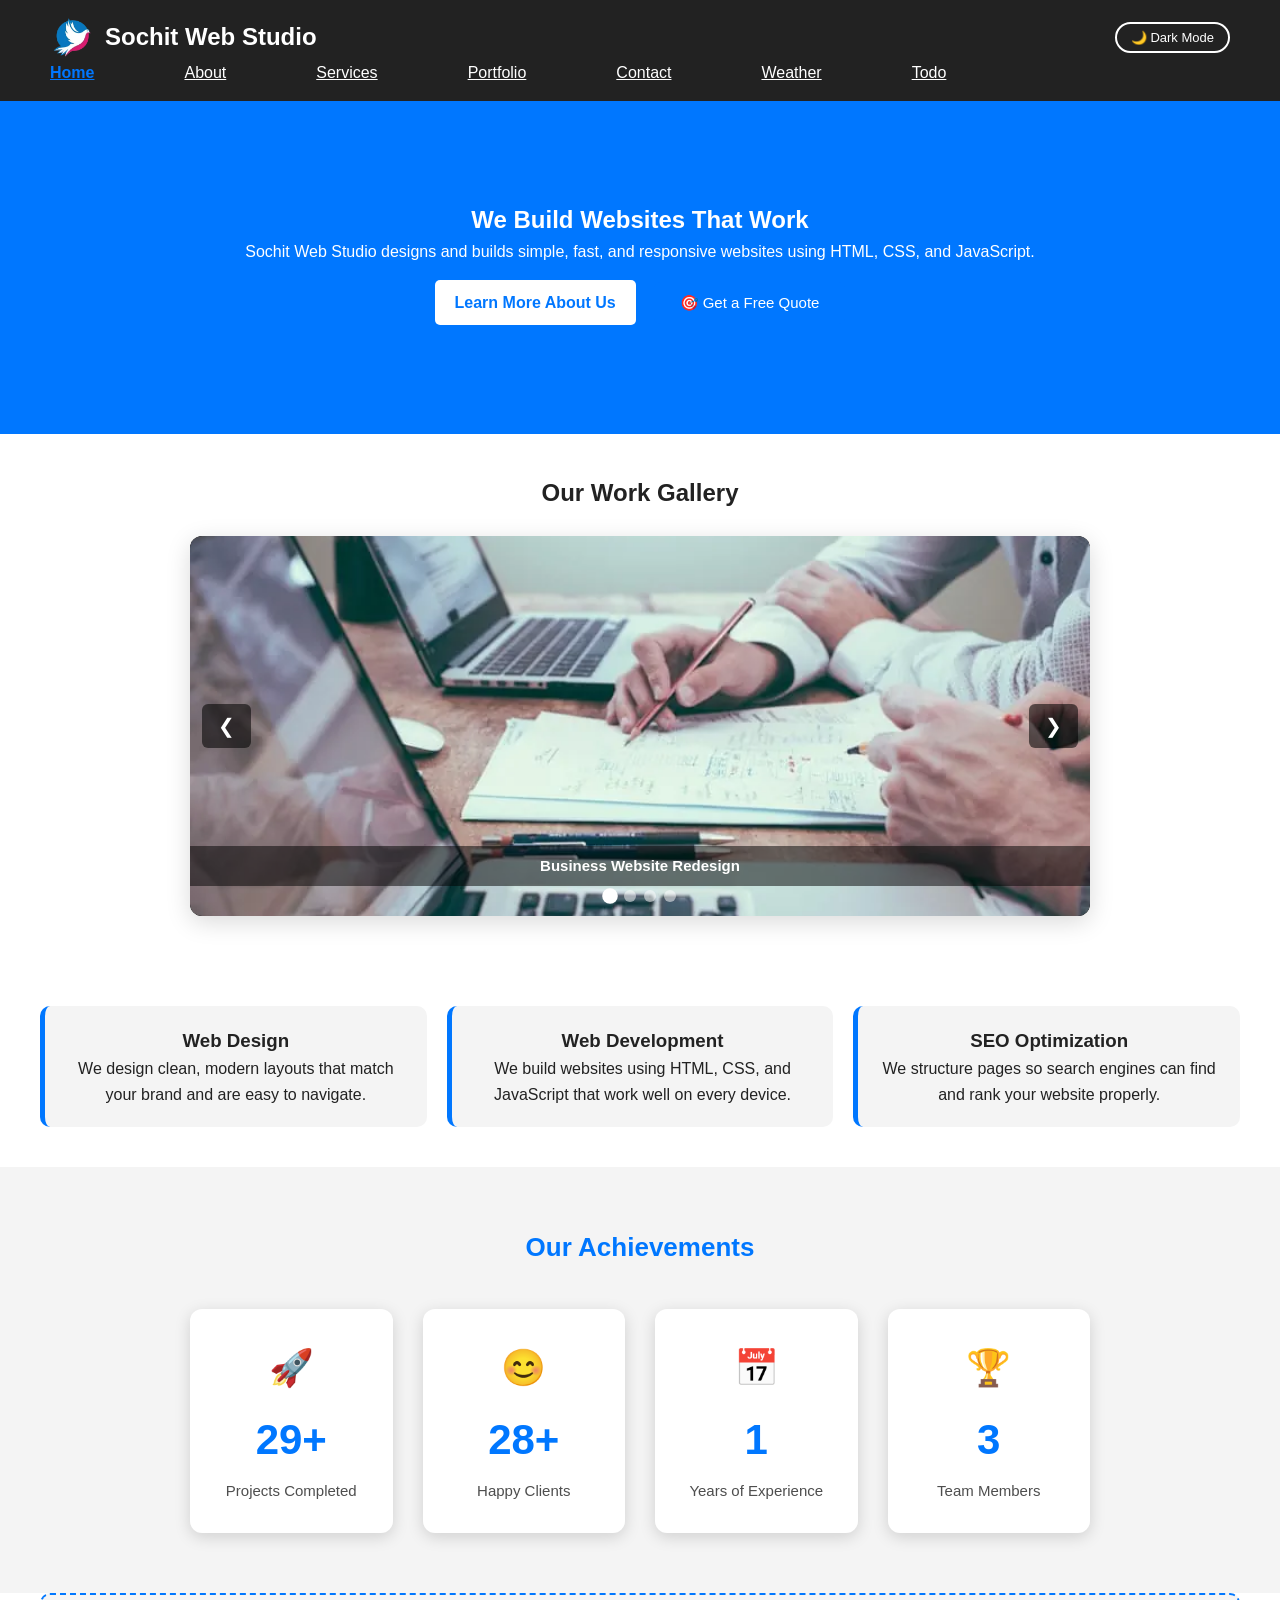
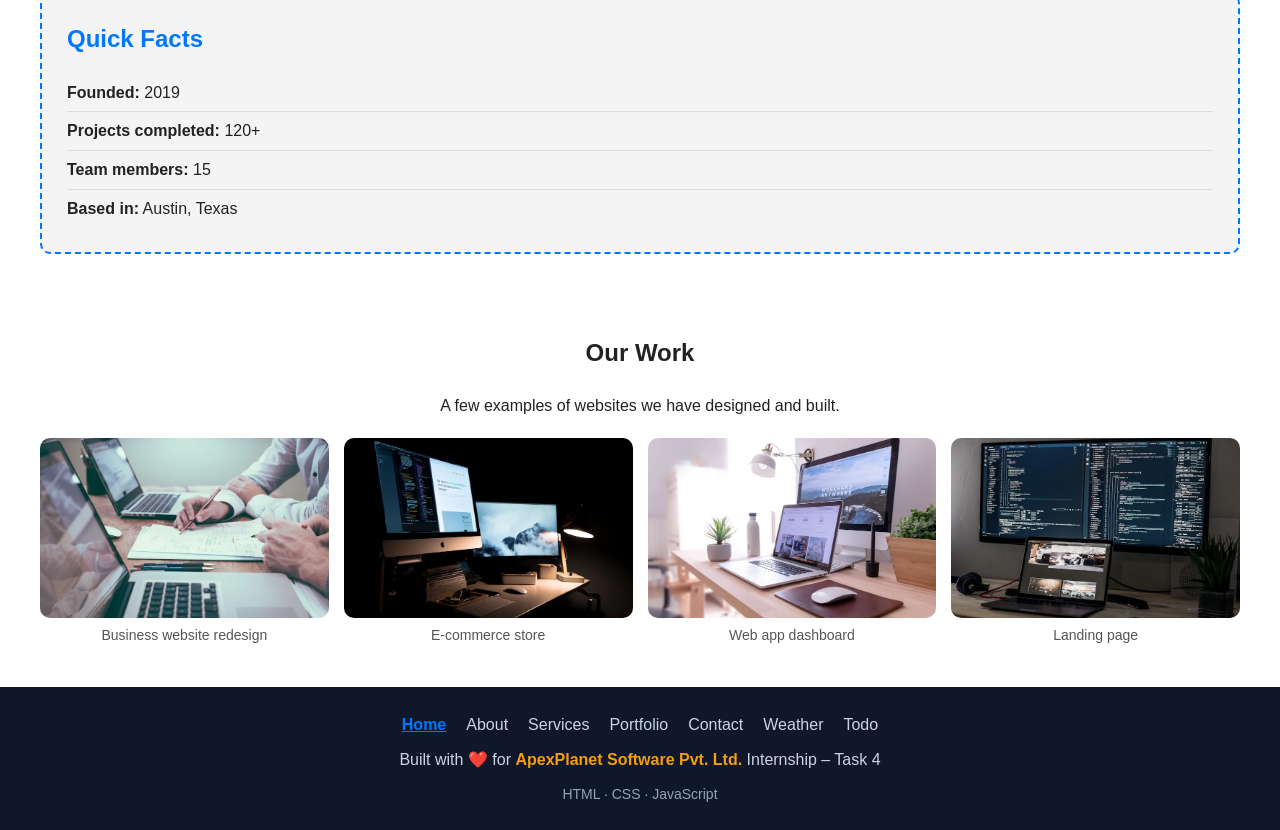
<file: index.html>
<!doctype html>
<html lang="en">
    <head>
        <meta charset="UTF-8" />
        <meta name="viewport" content="width=device-width, initial-scale=1.0" />
        <meta name="robots" content="index, follow" />

        <!-- Primary SEO -->
        <title>Sochit Web Studio</title>
        <meta name="description" content="Sochit Web Studio builds fast, responsive websites with HTML, CSS & JavaScript. Browse our portfolio and get a free quote today." />
        <meta name="keywords" content="web design, web development, responsive websites, Sochit Web Studio, website studio, HTML CSS JavaScript websites, SEO optimization, custom websites" />
        <meta name="author" content="Sochit Web Studio" />
        <link rel="canonical" href="./" />

        <!-- Open Graph / Facebook -->
        <meta property="og:type" content="website" />
        <meta property="og:title" content="Sochit Web Studio | Custom Website Design & Development" />
        <meta property="og:description" content="Sochit Web Studio builds fast, responsive websites with HTML, CSS & JavaScript. Browse our portfolio and get a free quote today." />
        <meta property="og:image" content="images/og-image.jpg" />
        <meta property="og:url" content="./" />
        <meta property="og:site_name" content="Sochit Web Studio" />

        <!-- Twitter Card -->
        <meta name="twitter:card" content="summary_large_image" />
        <meta name="twitter:title" content="Sochit Web Studio | Custom Website Design & Development" />
        <meta name="twitter:description" content="Sochit Web Studio builds fast, responsive websites with HTML, CSS & JavaScript. Browse our portfolio and get a free quote today." />
        <meta name="twitter:image" content="images/og-image.jpg" />

        <!-- Favicons -->
        <link rel="icon" type="image/x-icon" href="favicon.ico" />
        <link rel="icon" type="image/png" sizes="32x32" href="images/favicon-32x32.png" />
        <link rel="icon" type="image/png" sizes="16x16" href="images/favicon-16x16.png" />
        <link rel="apple-touch-icon" sizes="180x180" href="images/apple-touch-icon.png" />

        <link rel="stylesheet" href="css/base.css" />
        <link rel="stylesheet" href="css/navbar.css" />
        <link rel="stylesheet" href="css/footer.css" />
        <link rel="stylesheet" href="css/home.css" />
        <link rel="stylesheet" href="css/about.css" />
        <link rel="stylesheet" href="css/responsive.css" />
        <script>
            document.documentElement.setAttribute(
                "data-theme",
                localStorage.getItem("theme") || "light"
            );
        </script>
    </head>
    <body>
        <!-- ACCESSIBILITY: skip-to-content link for keyboard users -->
        <a href="#main-content" class="skip-link">Skip to main content</a>

        <header role="banner">
            <nav class="navbar" aria-label="Primary navigation">
                <div class="logo-title">
                    <a href="index.html" aria-label="Sochit Web Studio - Go to homepage">
                        <picture>
                            <source srcset="images/logo.webp" type="image/webp" />
                            <img
                                src="images/logo.png"
                                alt="Sochit Web Studio logo"
                                class="logo"
                                width="45"
                                height="45"
                                fetchpriority="high"
                            />
                        </picture>
                    </a>
                    <h2 class="title">Sochit Web Studio</h2>
                </div>
                <div class="navbar-controls">
                    <button
                        id="theme-toggle"
                        aria-label="Switch to dark mode"
                        aria-pressed="false"
                    >
                        🌙 Dark Mode
                    </button>
                    <button
                        id="hamburger"
                        aria-label="Open navigation menu"
                        aria-expanded="false"
                        aria-controls="nav-links"
                    >
                        <span class="bar" aria-hidden="true"></span>
                        <span class="bar" aria-hidden="true"></span>
                        <span class="bar" aria-hidden="true"></span>
                    </button>
                </div>
                <ul class="nav-links" id="nav-links" role="list">
                    <li><a href="index.html" class="active" aria-current="page">Home</a></li>
                    <li><a href="about.html">About</a></li>
                    <li><a href="services.html">Services</a></li>
                    <li><a href="portfolio.html">Portfolio</a></li>
                    <li><a href="contact.html">Contact</a></li>
                    <li><a href="weather.html">Weather</a></li>
                    <li><a href="todo.html">Todo</a></li>
                </ul>
            </nav>
        </header>

        <main id="main-content">
            <!-- Hero -->
            <section class="hero" aria-labelledby="hero-heading">
                <h1 id="hero-heading">We Build Websites That Work</h1>
                <p>
                    Sochit Web Studio designs and builds simple, fast, and
                    responsive websites using HTML, CSS, and JavaScript.
                </p>
                <a href="about.html" class="btn">Learn More About Us</a>
                &nbsp;&nbsp;
                <button
                    class="btn-modal"
                    data-modal-open
                    aria-haspopup="dialog"
                    aria-controls="quote-modal"
                >
                    🎯 Get a Free Quote
                </button>
            </section>

            <!-- Image Slider / Carousel -->
            <section class="slider-section" aria-labelledby="gallery-heading">
                <h2 id="gallery-heading">Our Work Gallery</h2>
                <div
                    class="slider"
                    role="region"
                    aria-label="Portfolio image gallery - use Previous and Next buttons to navigate"
                    aria-roledescription="carousel"
                >
                    <div class="slides-track" aria-live="polite" aria-atomic="true">
                        <div class="slide" role="group" aria-roledescription="slide" aria-label="Slide 1 of 4">
                            <picture>
                                <source srcset="images/gallery1.webp" type="image/webp" />
                                <img
                                    src="images/gallery1.jpeg"
                                    alt="Business website redesign project showing a clean, modern homepage layout with navigation and hero section"
                                    width="800"
                                    height="534"
                                    fetchpriority="high"
                                />
                            </picture>
                            <p class="slide-caption">
                                Business Website Redesign
                            </p>
                        </div>
                        <div class="slide" role="group" aria-roledescription="slide" aria-label="Slide 2 of 4">
                            <picture>
                                <source srcset="images/gallery2.webp" type="image/webp" />
                                <img
                                    src="images/gallery2.jpeg"
                                    alt="E-commerce store design featuring a product listing page with shopping cart and checkout flow"
                                    width="800"
                                    height="534"
                                    loading="lazy"
                                />
                            </picture>
                            <p class="slide-caption">E-Commerce Store</p>
                        </div>
                        <div class="slide" role="group" aria-roledescription="slide" aria-label="Slide 3 of 4">
                            <picture>
                                <source srcset="images/gallery3.webp" type="image/webp" />
                                <img
                                    src="images/gallery3.jpg"
                                    alt="Web application dashboard displaying data charts, metrics and navigation panel for a software product"
                                    width="800"
                                    height="533"
                                    loading="lazy"
                                />
                            </picture>
                            <p class="slide-caption">Web App Dashboard</p>
                        </div>
                        <div class="slide" role="group" aria-roledescription="slide" aria-label="Slide 4 of 4">
                            <picture>
                                <source srcset="images/gallery4.webp" type="image/webp" />
                                <img
                                    src="images/gallery4.jpeg"
                                    alt="Marketing landing page design with bold headline, call-to-action button and feature highlights"
                                    width="800"
                                    height="533"
                                    loading="lazy"
                                />
                            </picture>
                            <p class="slide-caption">Landing Page Design</p>
                        </div>
                    </div>
                    <button class="slider-prev" aria-label="Previous slide">
                        &#10094;
                    </button>
                    <button class="slider-next" aria-label="Next slide">
                        &#10095;
                    </button>
                    <div
                        class="slider-dots"
                        role="tablist"
                        aria-label="Gallery slide navigation dots"
                    ></div>
                </div>
            </section>

            <!-- Cards -->
            <section class="cards" aria-labelledby="services-overview-heading">
                <h2 id="services-overview-heading" class="sr-only">What We Do</h2>
                <article class="card">
                    <h3>Web Design</h3>
                    <p>
                        We design clean, modern layouts that match your brand
                        and are easy to navigate.
                    </p>
                </article>
                <article class="card">
                    <h3>Web Development</h3>
                    <p>
                        We build websites using HTML, CSS, and JavaScript that
                        work well on every device.
                    </p>
                </article>
                <article class="card">
                    <h3>SEO Optimization</h3>
                    <p>
                        We structure pages so search engines can find and rank
                        your website properly.
                    </p>
                </article>
            </section>

            <!-- Animated Counters -->
            <section class="counters-section" id="counters" aria-labelledby="achievements-heading">
                <h2 id="achievements-heading">Our Achievements</h2>
                <div class="counters-grid">
                    <div class="counter-card">
                        <div class="counter-icon" aria-hidden="true">🚀</div>
                        <span
                            class="counter-number"
                            data-target="120"
                            data-suffix="+"
                            aria-label="120 plus projects completed"
                            >0+</span
                        >
                        <p class="counter-label">Projects Completed</p>
                    </div>
                    <div class="counter-card">
                        <div class="counter-icon" aria-hidden="true">😊</div>
                        <span
                            class="counter-number"
                            data-target="114"
                            data-suffix="+"
                            aria-label="114 plus happy clients"
                            >0+</span
                        >
                        <p class="counter-label">Happy Clients</p>
                    </div>
                    <div class="counter-card">
                        <div class="counter-icon" aria-hidden="true">📅</div>
                        <span
                            class="counter-number"
                            data-target="6"
                            data-suffix=""
                            aria-label="6 years of experience"
                            >0</span
                        >
                        <p class="counter-label">Years of Experience</p>
                    </div>
                    <div class="counter-card">
                        <div class="counter-icon" aria-hidden="true">🏆</div>
                        <span
                            class="counter-number"
                            data-target="15"
                            data-suffix=""
                            aria-label="15 team members"
                            >0</span
                        >
                        <p class="counter-label">Team Members</p>
                    </div>
                </div>
            </section>

            <!-- Quick Facts Aside -->
            <aside class="info-box" aria-label="Quick facts about Sochit Web Studio">
                <h2>Quick Facts</h2>
                <ul>
                    <li><strong>Founded:</strong> 2019</li>
                    <li><strong>Projects completed:</strong> 120+</li>
                    <li><strong>Team members:</strong> 15</li>
                    <li><strong>Based in:</strong> Austin, Texas</li>
                </ul>
            </aside>

            <!-- Gallery Grid -->
            <section class="gallery" aria-labelledby="our-work-heading">
                <h2 id="our-work-heading">Our Work</h2>
                <p style="text-align: center; margin-bottom: 20px">
                    A few examples of websites we have designed and built.
                </p>
                <div class="gallery-grid" role="list">
                    <figure role="listitem">
                        <picture>
                            <source srcset="images/gallery1.webp" type="image/webp" />
                            <img
                                src="images/gallery1.jpeg"
                                alt="Homepage design for a small business website featuring a responsive navigation bar and hero banner"
                                width="800"
                                height="534"
                                loading="lazy"
                            />
                        </picture>
                        <figcaption>Business website redesign</figcaption>
                    </figure>
                    <figure role="listitem">
                        <picture>
                            <source srcset="images/gallery2.webp" type="image/webp" />
                            <img
                                src="images/gallery2.jpeg"
                                alt="Product page layout for an online store with product grid, filters and add-to-cart buttons"
                                width="800"
                                height="534"
                                loading="lazy"
                            />
                        </picture>
                        <figcaption>E-commerce store</figcaption>
                    </figure>
                    <figure role="listitem">
                        <picture>
                            <source srcset="images/gallery3.webp" type="image/webp" />
                            <img
                                src="images/gallery3.jpg"
                                alt="Dashboard screen for a web application showing analytics graphs, KPI cards and sidebar navigation"
                                width="800"
                                height="533"
                                loading="lazy"
                            />
                        </picture>
                        <figcaption>Web app dashboard</figcaption>
                    </figure>
                    <figure role="listitem">
                        <picture>
                            <source srcset="images/gallery4.webp" type="image/webp" />
                            <img
                                src="images/gallery4.jpeg"
                                alt="Landing page design for a marketing campaign with headline, social proof section and prominent call-to-action"
                                width="800"
                                height="533"
                                loading="lazy"
                            />
                        </picture>
                        <figcaption>Landing page</figcaption>
                    </figure>
                </div>
            </section>
        </main>

        <!-- Modal Popup -->
        <div
            id="quote-modal"
            class="modal-overlay"
            role="dialog"
            aria-modal="true"
            aria-labelledby="modal-title"
            aria-describedby="modal-desc"
            aria-hidden="true"
        >
            <div class="modal-box">
                <button class="modal-close" aria-label="Close Get a Free Quote dialog">
                    &times;
                </button>
                <h2 id="modal-title">🎯 Get a Free Quote</h2>
                <p id="modal-desc">
                    Tell us about your project and we'll get back to you within
                    24 hours with a custom quote.
                </p>
                <div class="modal-form" role="form" aria-label="Free quote request form">
                    <label for="quote-name">Your Name <span aria-label="required">*</span></label>
                    <input
                        type="text"
                        id="quote-name"
                        name="quote-name"
                        placeholder="Your Name"
                        required
                        aria-required="true"
                        aria-describedby="quote-name-error"
                        autocomplete="name"
                    />
                    <span id="quote-name-error" class="field-error" role="alert" aria-live="polite"></span>

                    <label for="quote-email">Your Email <span aria-label="required">*</span></label>
                    <input
                        type="email"
                        id="quote-email"
                        name="quote-email"
                        placeholder="Your Email"
                        required
                        aria-required="true"
                        aria-describedby="quote-email-error"
                        autocomplete="email"
                    />
                    <span id="quote-email-error" class="field-error" role="alert" aria-live="polite"></span>

                    <label for="quote-service">Service <span aria-label="required">*</span></label>
                    <select
                        id="quote-service"
                        name="quote-service"
                        required
                        aria-required="true"
                        aria-describedby="quote-service-error"
                    >
                        <option value="" disabled selected>
                            Select a Service
                        </option>
                        <option value="Website Design">Website Design</option>
                        <option value="Web Development">Web Development</option>
                        <option value="E-Commerce">E-Commerce</option>
                        <option value="SEO Setup">SEO Setup</option>
                    </select>
                    <span id="quote-service-error" class="field-error" role="alert" aria-live="polite"></span>

                    <p id="quote-status" aria-live="polite" aria-atomic="true"></p>

                    <button type="submit" id="quote-submit" aria-describedby="modal-desc">
                        Submit Request
                    </button>
                </div>
            </div>
        </div>

        <!-- Back To Top Button -->
        <button id="back-to-top" aria-label="Back to top of page"><b aria-hidden="true">↑</b></button>

        <footer class="footer" role="contentinfo">
            <nav aria-label="Footer navigation">
                <ul class="footer-links" role="list">
                    <li><a href="index.html" aria-current="page">Home</a></li>
                    <li><a href="about.html">About</a></li>
                    <li><a href="services.html">Services</a></li>
                    <li><a href="portfolio.html">Portfolio</a></li>
                    <li><a href="contact.html">Contact</a></li>
                    <li><a href="weather.html">Weather</a></li>
                    <li><a href="todo.html">Todo</a></li>
                </ul>
            </nav>
            <p>
                Built with ❤️ for
                <span class="company-name">ApexPlanet Software Pvt. Ltd.</span>
                Internship – Task 4
            </p>
            <p class="tech-stack">HTML · CSS · JavaScript</p>
        </footer>

        <script src="js/storage.js"></script>
        <script src="js/darkmode.js"></script>
        <script src="js/ui.js"></script>
        <script src="js/slider.js"></script>
        <script src="js/validation.js"></script>
        <script src="js/script.js"></script>
    </body>
</html>
</file>
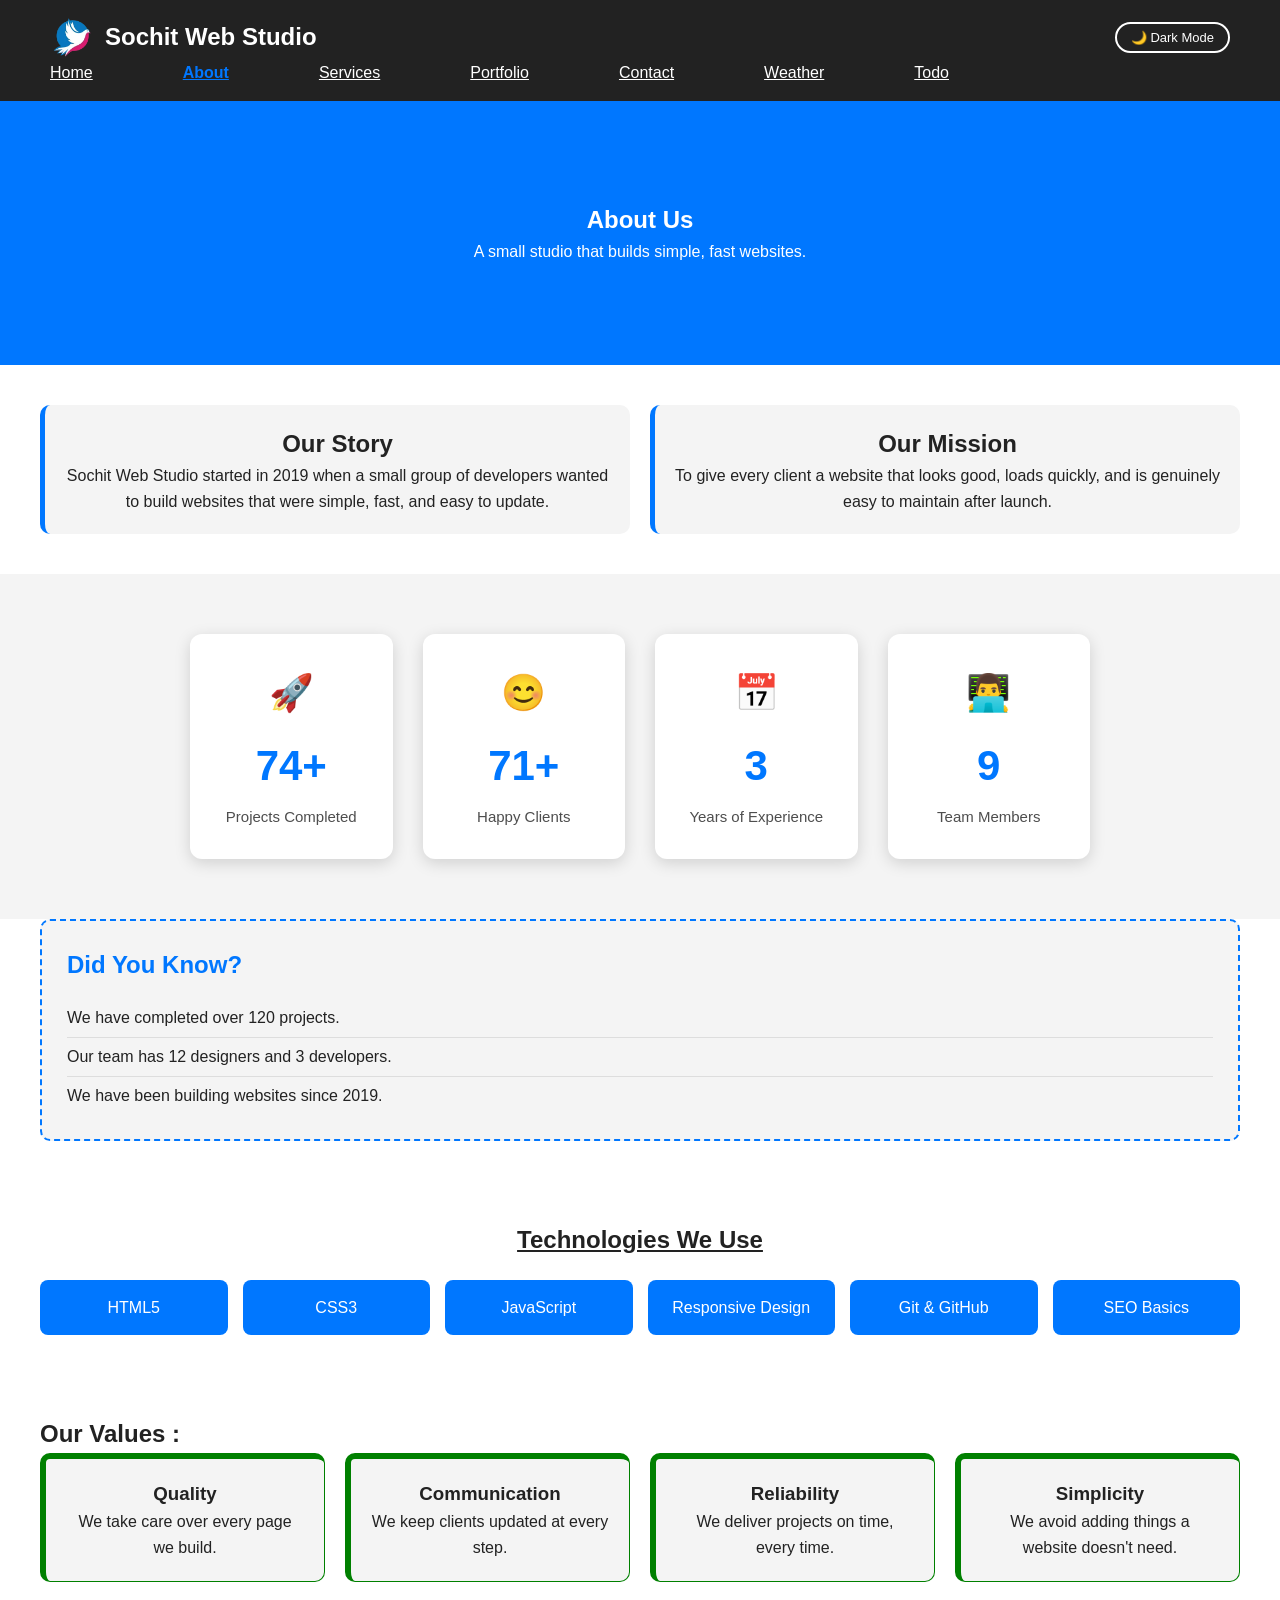
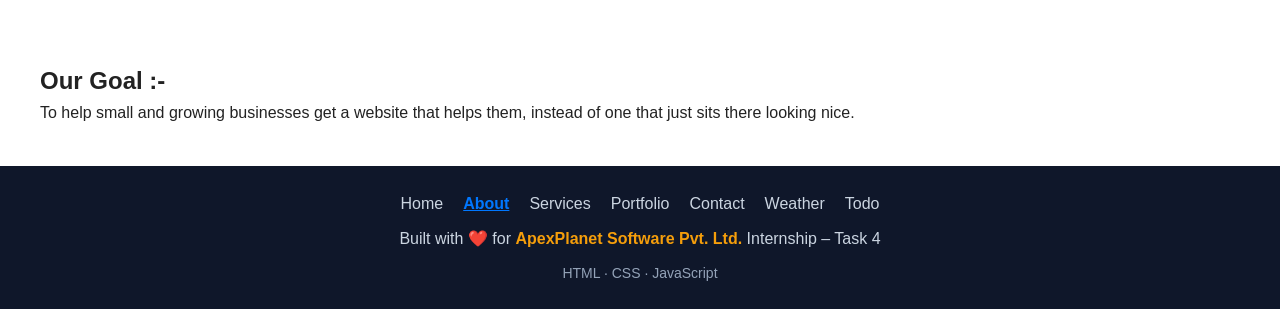
<file: about.html>
<!doctype html>
<html lang="en">
    <head>
        <meta charset="UTF-8" />
        <meta name="viewport" content="width=device-width, initial-scale=1.0" />
        <meta name="robots" content="index, follow" />

        <!-- Primary SEO -->
        <title>About Us</title>
        <meta name="description" content="Learn about Sochit Web Studio — a small, dedicated team building simple, fast, and reliable websites for businesses since 2019." />
        <meta name="keywords" content="about Sochit Web Studio, web design company, web development team, website studio Austin Texas" />
        <meta name="author" content="Sochit Web Studio" />
        <link rel="canonical" href="./about.html" />

        <!-- Open Graph / Facebook -->
        <meta property="og:type" content="website" />
        <meta property="og:title" content="About Us | Sochit Web Studio" />
        <meta property="og:description" content="Learn about Sochit Web Studio — a small, dedicated team building simple, fast, and reliable websites for businesses since 2019." />
        <meta property="og:image" content="images/og-image.jpg" />
        <meta property="og:url" content="./about.html" />
        <meta property="og:site_name" content="Sochit Web Studio" />

        <!-- Twitter Card -->
        <meta name="twitter:card" content="summary_large_image" />
        <meta name="twitter:title" content="About Us | Sochit Web Studio" />
        <meta name="twitter:description" content="Learn about Sochit Web Studio — a small, dedicated team building simple, fast, and reliable websites for businesses since 2019." />
        <meta name="twitter:image" content="images/og-image.jpg" />

        <!-- Favicons -->
        <link rel="icon" type="image/x-icon" href="favicon.ico" />
        <link rel="icon" type="image/png" sizes="32x32" href="images/favicon-32x32.png" />
        <link rel="icon" type="image/png" sizes="16x16" href="images/favicon-16x16.png" />
        <link rel="apple-touch-icon" sizes="180x180" href="images/apple-touch-icon.png" />

        <link rel="stylesheet" href="css/base.css" />
        <link rel="stylesheet" href="css/navbar.css" />
        <link rel="stylesheet" href="css/footer.css" />
        <link rel="stylesheet" href="css/home.css" />
        <link rel="stylesheet" href="css/about.css" />
        <link rel="stylesheet" href="css/responsive.css" />
        <script>
            document.documentElement.setAttribute(
                "data-theme",
                localStorage.getItem("theme") || "light"
            );
        </script>
    </head>
    <body>
        <a href="#main-content" class="skip-link">Skip to main content</a>

        <header role="banner">
            <nav class="navbar" aria-label="Primary navigation">
                <div class="logo-title">
                    <a href="index.html" aria-label="Sochit Web Studio - Go to homepage">
                        <picture>
                            <source srcset="images/logo.webp" type="image/webp" />
                            <img
                                src="images/logo.png"
                                alt="Sochit Web Studio logo"
                                class="logo"
                                width="45"
                                height="45"
                                fetchpriority="high"
                            />
                        </picture>
                    </a>
                    <h2 class="title">Sochit Web Studio</h2>
                </div>
                <div class="navbar-controls">
                    <button
                        id="theme-toggle"
                        aria-label="Switch to dark mode"
                        aria-pressed="false"
                    >
                        🌙 Dark Mode
                    </button>
                    <button
                        id="hamburger"
                        aria-label="Open navigation menu"
                        aria-expanded="false"
                        aria-controls="nav-links"
                    >
                        <span class="bar" aria-hidden="true"></span>
                        <span class="bar" aria-hidden="true"></span>
                        <span class="bar" aria-hidden="true"></span>
                    </button>
                </div>
                <ul class="nav-links" id="nav-links" role="list">
                    <li><a href="index.html">Home</a></li>
                    <li><a href="about.html" class="active" aria-current="page">About</a></li>
                    <li><a href="services.html">Services</a></li>
                    <li><a href="portfolio.html">Portfolio</a></li>
                    <li><a href="contact.html">Contact</a></li>
                    <li><a href="weather.html">Weather</a></li>
                    <li><a href="todo.html">Todo</a></li>
                </ul>
            </nav>
        </header>

        <main id="main-content">
            <section class="hero" aria-labelledby="about-hero-heading">
                <h1 id="about-hero-heading">About Us</h1>
                <p>A small studio that builds simple, fast websites.</p>
            </section>

            <section class="cards" aria-labelledby="our-story-heading">
                <h2 id="our-story-heading" class="sr-only">Our Story and Mission</h2>
                <article class="card" aria-labelledby="story-card-heading">
                    <h2 id="story-card-heading">Our Story</h2>
                    <p>
                        Sochit Web Studio started in 2019 when a small group of
                        developers wanted to build websites that were simple,
                        fast, and easy to update.
                    </p>
                </article>
                <article class="card" aria-labelledby="mission-card-heading">
                    <h2 id="mission-card-heading">Our Mission</h2>
                    <p>
                        To give every client a website that looks good, loads
                        quickly, and is genuinely easy to maintain after launch.
                    </p>
                </article>
            </section>

            <!-- Animated Counters -->
            <section class="counters-section" id="counters" aria-labelledby="stats-heading">
                <h2 id="stats-heading" class="sr-only">Our Statistics</h2>
                <div class="counters-grid">
                    <div class="counter-card">
                        <div class="counter-icon" aria-hidden="true">🚀</div>
                        <span
                            class="counter-number"
                            data-target="120"
                            data-suffix="+"
                            aria-label="120 plus projects completed"
                            >0+</span
                        >
                        <p class="counter-label">Projects Completed</p>
                    </div>
                    <div class="counter-card">
                        <div class="counter-icon" aria-hidden="true">😊</div>
                        <span
                            class="counter-number"
                            data-target="114"
                            data-suffix="+"
                            aria-label="114 plus happy clients"
                            >0+</span
                        >
                        <p class="counter-label">Happy Clients</p>
                    </div>
                    <div class="counter-card">
                        <div class="counter-icon" aria-hidden="true">📅</div>
                        <span
                            class="counter-number"
                            data-target="6"
                            data-suffix=""
                            aria-label="6 years of experience"
                            >0</span
                        >
                        <p class="counter-label">Years of Experience</p>
                    </div>
                    <div class="counter-card">
                        <div class="counter-icon" aria-hidden="true">👨‍💻</div>
                        <span
                            class="counter-number"
                            data-target="15"
                            data-suffix=""
                            aria-label="15 team members"
                            >0</span
                        >
                        <p class="counter-label">Team Members</p>
                    </div>
                </div>
            </section>

            <aside class="info-box" aria-label="Did you know facts about Sochit Web Studio">
                <h2>Did You Know?</h2>
                <ul>
                    <li>We have completed over 120 projects.</li>
                    <li>Our team has 12 designers and 3 developers.</li>
                    <li>We have been building websites since 2019.</li>
                </ul>
            </aside>

            <section class="skills" aria-labelledby="tech-heading">
                <h2 id="tech-heading"><u>Technologies We Use</u></h2>
                <ul class="skills-grid" aria-label="List of technologies we use">
                    <li class="skill">HTML5</li>
                    <li class="skill">CSS3</li>
                    <li class="skill">JavaScript</li>
                    <li class="skill">Responsive Design</li>
                    <li class="skill">Git &amp; GitHub</li>
                    <li class="skill">SEO Basics</li>
                </ul>
            </section>

            <section class="strengths" aria-labelledby="values-heading">
                <h2 id="values-heading">Our Values :</h2>
                <div class="strength-grid">
                    <article class="strength-card" aria-labelledby="val-quality">
                        <h3 id="val-quality">Quality</h3>
                        <p>We take care over every page we build.</p>
                    </article>
                    <article class="strength-card" aria-labelledby="val-comms">
                        <h3 id="val-comms">Communication</h3>
                        <p>We keep clients updated at every step.</p>
                    </article>
                    <article class="strength-card" aria-labelledby="val-rely">
                        <h3 id="val-rely">Reliability</h3>
                        <p>We deliver projects on time, every time.</p>
                    </article>
                    <article class="strength-card" aria-labelledby="val-simple">
                        <h3 id="val-simple">Simplicity</h3>
                        <p>We avoid adding things a website doesn't need.</p>
                    </article>
                </div>
            </section>

            <section class="page-content" aria-labelledby="goal-heading">
                <h2 id="goal-heading">Our Goal :-</h2>
                <p>
                    To help small and growing businesses get a website that
                    helps them, instead of one that just sits there looking
                    nice.
                </p>
            </section>
        </main>

        <!-- Back To Top Button -->
        <button id="back-to-top" aria-label="Back to top of page"><b aria-hidden="true">↑</b></button>

        <footer class="footer" role="contentinfo">
            <nav aria-label="Footer navigation">
                <ul class="footer-links" role="list">
                    <li><a href="index.html">Home</a></li>
                    <li><a href="about.html" aria-current="page">About</a></li>
                    <li><a href="services.html">Services</a></li>
                    <li><a href="portfolio.html">Portfolio</a></li>
                    <li><a href="contact.html">Contact</a></li>
                    <li><a href="weather.html">Weather</a></li>
                    <li><a href="todo.html">Todo</a></li>
                </ul>
            </nav>
            <p>
                Built with ❤️ for
                <span class="company-name">ApexPlanet Software Pvt. Ltd.</span>
                Internship – Task 4
            </p>
            <p class="tech-stack">HTML · CSS · JavaScript</p>
        </footer>

        <script src="js/storage.js"></script>
        <script src="js/darkmode.js"></script>
        <script src="js/ui.js"></script>
        <script src="js/slider.js"></script>
        <script src="js/validation.js"></script>
        <script src="js/script.js"></script>
    </body>
</html>
</file>
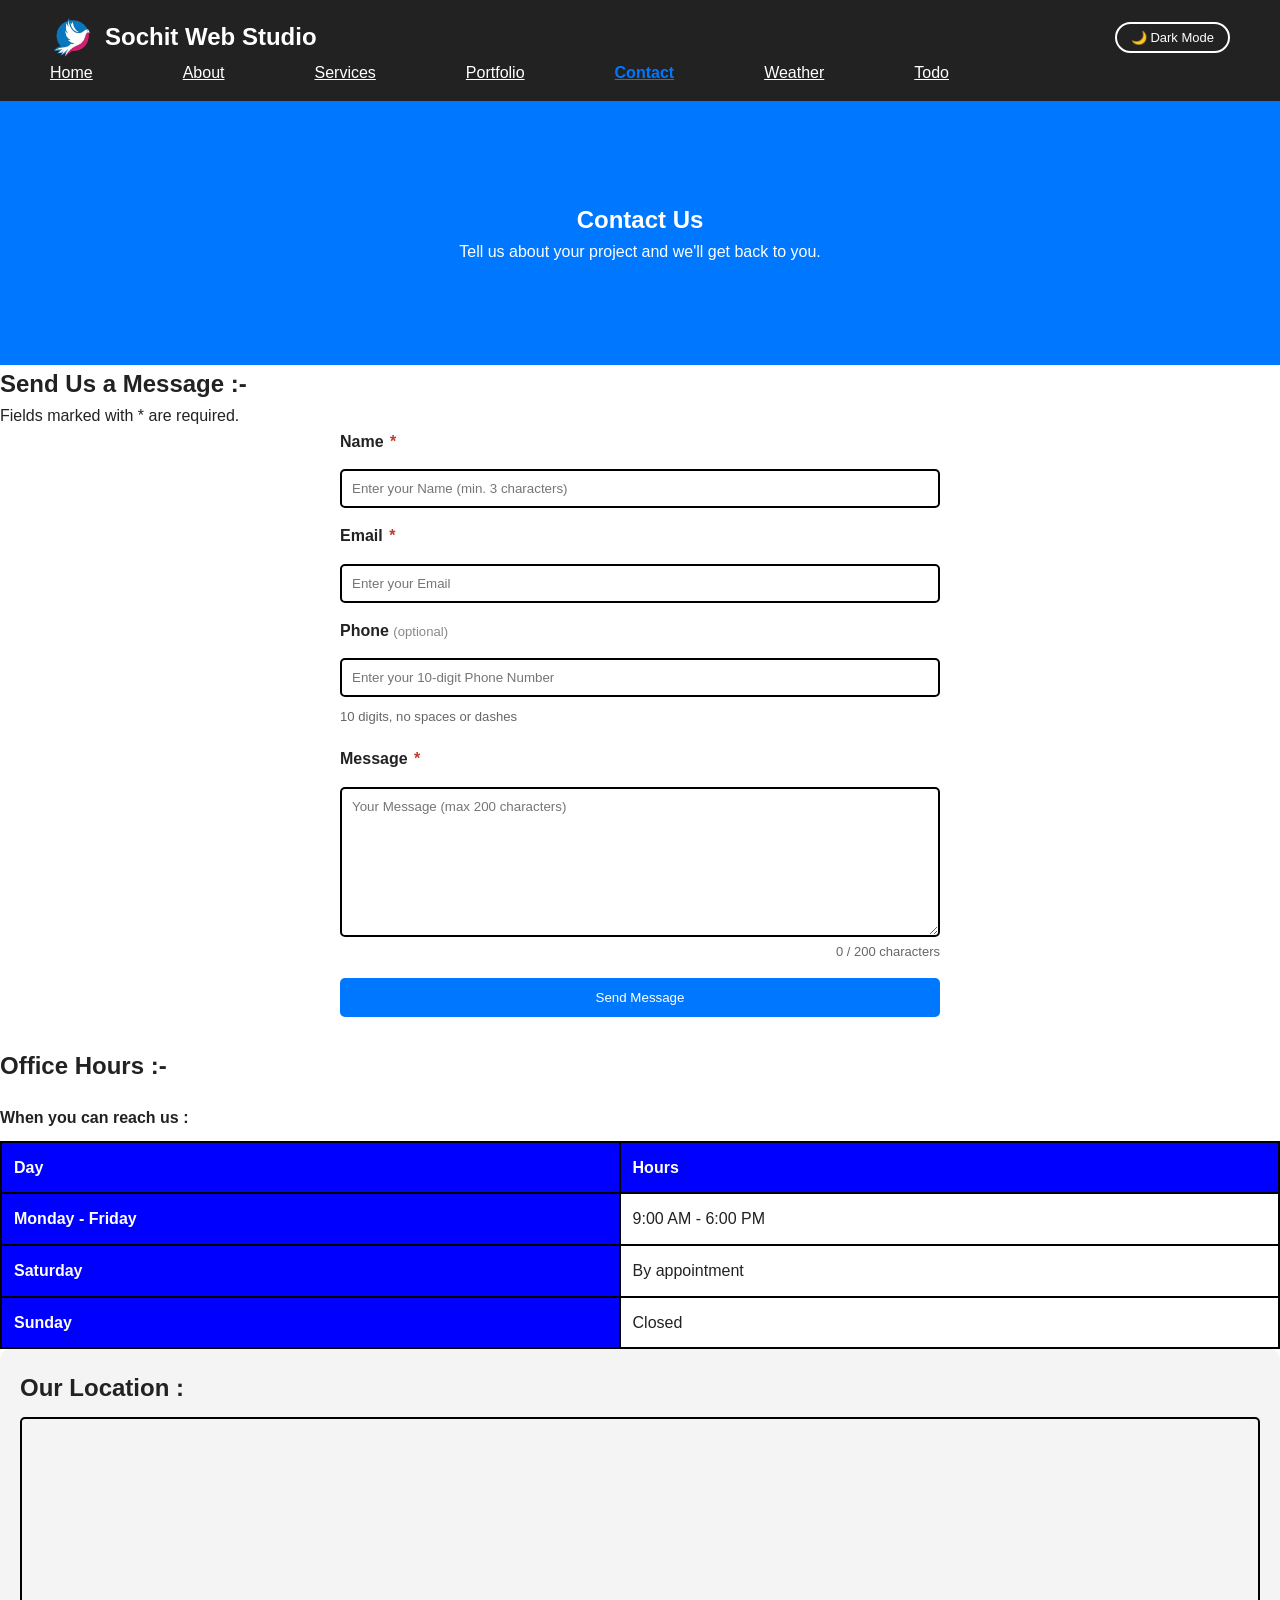
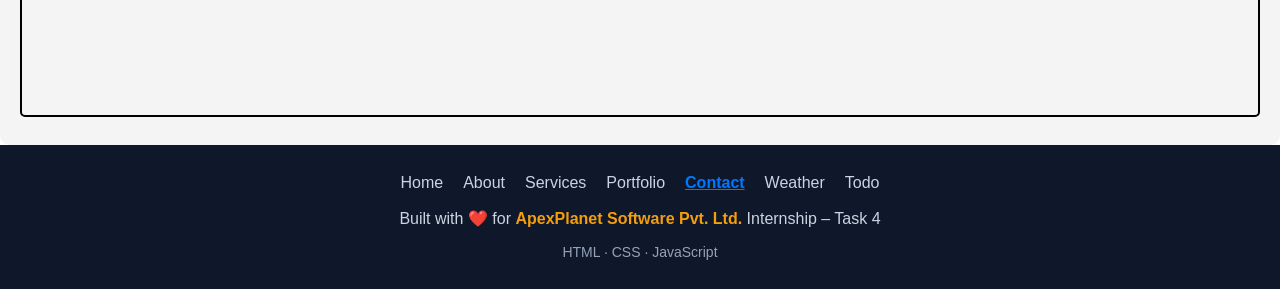
<file: contact.html>
<!doctype html>
<html lang="en">
    <head>
        <meta charset="UTF-8" />
        <meta name="viewport" content="width=device-width, initial-scale=1.0" />
        <meta name="robots" content="index, follow" />

        <!-- Primary SEO -->
        <title>Contact Us</title>
        <meta name="description" content="Get in touch with Sochit Web Studio. Request a free quote, ask a question, or visit our office. We respond within 24 hours." />
        <meta name="keywords" content="contact Sochit Web Studio, get a quote, website design inquiry, web development contact" />
        <meta name="author" content="Sochit Web Studio" />
        <link rel="canonical" href="./contact.html" />

        <!-- Open Graph / Facebook -->
        <meta property="og:type" content="website" />
        <meta property="og:title" content="Contact Us | Sochit Web Studio" />
        <meta property="og:description" content="Get in touch with Sochit Web Studio. Request a free quote, ask a question, or visit our office. We respond within 24 hours." />
        <meta property="og:image" content="images/og-image.jpg" />
        <meta property="og:url" content="./contact.html" />
        <meta property="og:site_name" content="Sochit Web Studio" />

        <!-- Twitter Card -->
        <meta name="twitter:card" content="summary_large_image" />
        <meta name="twitter:title" content="Contact Us | Sochit Web Studio" />
        <meta name="twitter:description" content="Get in touch with Sochit Web Studio. Request a free quote, ask a question, or visit our office. We respond within 24 hours." />
        <meta name="twitter:image" content="images/og-image.jpg" />

        <!-- Favicons -->
        <link rel="icon" type="image/x-icon" href="favicon.ico" />
        <link rel="icon" type="image/png" sizes="32x32" href="images/favicon-32x32.png" />
        <link rel="icon" type="image/png" sizes="16x16" href="images/favicon-16x16.png" />
        <link rel="apple-touch-icon" sizes="180x180" href="images/apple-touch-icon.png" />

        <link rel="stylesheet" href="css/base.css" />
        <link rel="stylesheet" href="css/navbar.css" />
        <link rel="stylesheet" href="css/footer.css" />
        <link rel="stylesheet" href="css/home.css" />
        <link rel="stylesheet" href="css/contact.css" />
        <link rel="stylesheet" href="css/responsive.css" />
        <script>
            document.documentElement.setAttribute(
                "data-theme",
                localStorage.getItem("theme") || "light"
            );
        </script>
    </head>
    <body>
        <a href="#main-content" class="skip-link">Skip to main content</a>

        <header role="banner">
            <nav class="navbar" aria-label="Primary navigation">
                <div class="logo-title">
                    <a href="index.html" aria-label="Sochit Web Studio - Go to homepage">
                        <picture>
                            <source srcset="images/logo.webp" type="image/webp" />
                            <img
                                src="images/logo.png"
                                alt="Sochit Web Studio logo"
                                class="logo"
                                width="45"
                                height="45"
                                fetchpriority="high"
                            />
                        </picture>
                    </a>
                    <h2 class="title">Sochit Web Studio</h2>
                </div>
                <div class="navbar-controls">
                    <button
                        id="theme-toggle"
                        aria-label="Switch to dark mode"
                        aria-pressed="false"
                    >
                        🌙 Dark Mode
                    </button>
                    <button
                        id="hamburger"
                        aria-label="Open navigation menu"
                        aria-expanded="false"
                        aria-controls="nav-links"
                    >
                        <span class="bar" aria-hidden="true"></span>
                        <span class="bar" aria-hidden="true"></span>
                        <span class="bar" aria-hidden="true"></span>
                    </button>
                </div>
                <ul class="nav-links" id="nav-links" role="list">
                    <li><a href="index.html">Home</a></li>
                    <li><a href="about.html">About</a></li>
                    <li><a href="services.html">Services</a></li>
                    <li><a href="portfolio.html">Portfolio</a></li>
                    <li><a href="contact.html" class="active" aria-current="page">Contact</a></li>
                    <li><a href="weather.html">Weather</a></li>
                    <li><a href="todo.html">Todo</a></li>
                </ul>
            </nav>
        </header>

        <main id="main-content">
            <section class="hero" aria-labelledby="contact-hero-heading">
                <h1 id="contact-hero-heading">Contact Us</h1>
                <p>Tell us about your project and we'll get back to you.</p>
            </section>

            <section class="page-content" aria-labelledby="contact-form-heading">
                <h2 id="contact-form-heading">Send Us a Message :-</h2>
                <p id="form-instructions">
                    Fields marked with <span aria-label="required">*</span> are required.
                </p>
                <form
                    class="contact-form"
                    id="contact-form"
                    novalidate
                    aria-labelledby="contact-form-heading"
                    aria-describedby="form-instructions"
                >
                    <label for="name">
                        Name <span aria-label="required">*</span>
                    </label>
                    <input
                        type="text"
                        id="name"
                        name="name"
                        placeholder="Enter your Name (min. 3 characters)"
                        required
                        aria-required="true"
                        aria-describedby="name-error"
                        autocomplete="name"
                        minlength="3"
                    />
                    <span
                        id="name-error"
                        class="field-error"
                        role="alert"
                        aria-live="polite"
                    ></span>

                    <label for="email">
                        Email <span aria-label="required">*</span>
                    </label>
                    <input
                        type="email"
                        id="email"
                        name="email"
                        placeholder="Enter your Email"
                        required
                        aria-required="true"
                        aria-describedby="email-error"
                        autocomplete="email"
                    />
                    <span
                        id="email-error"
                        class="field-error"
                        role="alert"
                        aria-live="polite"
                    ></span>

                    <label for="phone">Phone <span class="optional-label">(optional)</span></label>
                    <input
                        type="tel"
                        id="phone"
                        name="phone"
                        placeholder="Enter your 10-digit Phone Number"
                        autocomplete="tel"
                        maxlength="10"
                        aria-describedby="phone-error phone-hint"
                    />
                    <span id="phone-hint" class="field-hint">10 digits, no spaces or dashes</span>
                    <span
                        id="phone-error"
                        class="field-error"
                        role="alert"
                        aria-live="polite"
                    ></span>

                    <label for="message">
                        Message <span aria-label="required">*</span>
                    </label>
                    <textarea
                        id="message"
                        name="message"
                        placeholder="Your Message (max 200 characters)"
                        required
                        aria-required="true"
                        maxlength="200"
                        aria-describedby="message-error char-counter"
                    ></textarea>
                    <span id="char-counter" aria-live="polite" aria-atomic="true">0 / 200 characters</span>
                    <span
                        id="message-error"
                        class="field-error"
                        role="alert"
                        aria-live="polite"
                    ></span>

                    <button type="submit" aria-describedby="form-instructions">Send Message</button>
                </form>

                <p
                    id="form-status"
                    aria-live="polite"
                    aria-atomic="true"
                    style="
                        text-align: center;
                        font-weight: bold;
                        margin-top: 10px;
                    "
                ></p>

                <h2>Office Hours :-</h2>
                <table aria-label="Office hours">
                    <caption>
                        When you can reach us :
                    </caption>
                    <thead>
                        <tr>
                            <th scope="col">Day</th>
                            <th scope="col">Hours</th>
                        </tr>
                    </thead>
                    <tbody>
                        <tr>
                            <th scope="row">Monday - Friday</th>
                            <td>9:00 AM - 6:00 PM</td>
                        </tr>
                        <tr>
                            <th scope="row">Saturday</th>
                            <td>By appointment</td>
                        </tr>
                        <tr>
                            <th scope="row">Sunday</th>
                            <td>Closed</td>
                        </tr>
                    </tbody>
                </table>
            </section>

            <aside class="location-box" aria-label="Our office location">
                <h2>Our Location :</h2>
                <p></p>
                <iframe
                    src="https://www.google.com/maps/embed?pb=!1m18!1m12!1m3!1d7026.47264655922!2d76.43246410252465!3d28.291164503411572!2m3!1f0!2f0!3f0!3m2!1i1024!2i768!4f13.1!3m3!1m2!1s0x3912a0be8d1713b1%3A0xa3540c7e63eacaa1!2sMasit%2C%20Haryana%20123411!5e0!3m2!1sen!2sin!4v1781422133853!5m2!1sen!2sin"
                    loading="lazy"
                    title="Google Map showing Sochit Web Studio office location in Masit, Haryana"
                    aria-label="Interactive Google Map - Sochit Web Studio office location"
                ></iframe>
            </aside>
        </main>

        <!-- Back To Top Button -->
        <button id="back-to-top" aria-label="Back to top of page"><b aria-hidden="true">↑</b></button>

        <footer class="footer" role="contentinfo">
            <nav aria-label="Footer navigation">
                <ul class="footer-links" role="list">
                    <li><a href="index.html">Home</a></li>
                    <li><a href="about.html">About</a></li>
                    <li><a href="services.html">Services</a></li>
                    <li><a href="portfolio.html">Portfolio</a></li>
                    <li><a href="contact.html" aria-current="page">Contact</a></li>
                    <li><a href="weather.html">Weather</a></li>
                    <li><a href="todo.html">Todo</a></li>
                </ul>
            </nav>
            <p>
                Built with ❤️ for
                <span class="company-name">ApexPlanet Software Pvt. Ltd.</span>
                Internship – Task 4
            </p>
            <p class="tech-stack">HTML · CSS · JavaScript</p>
        </footer>

        <script src="js/storage.js"></script>
        <script src="js/darkmode.js"></script>
        <script src="js/ui.js"></script>
        <script src="js/slider.js"></script>
        <script src="js/validation.js"></script>
        <script src="js/script.js"></script>
    </body>
</html>
</file>
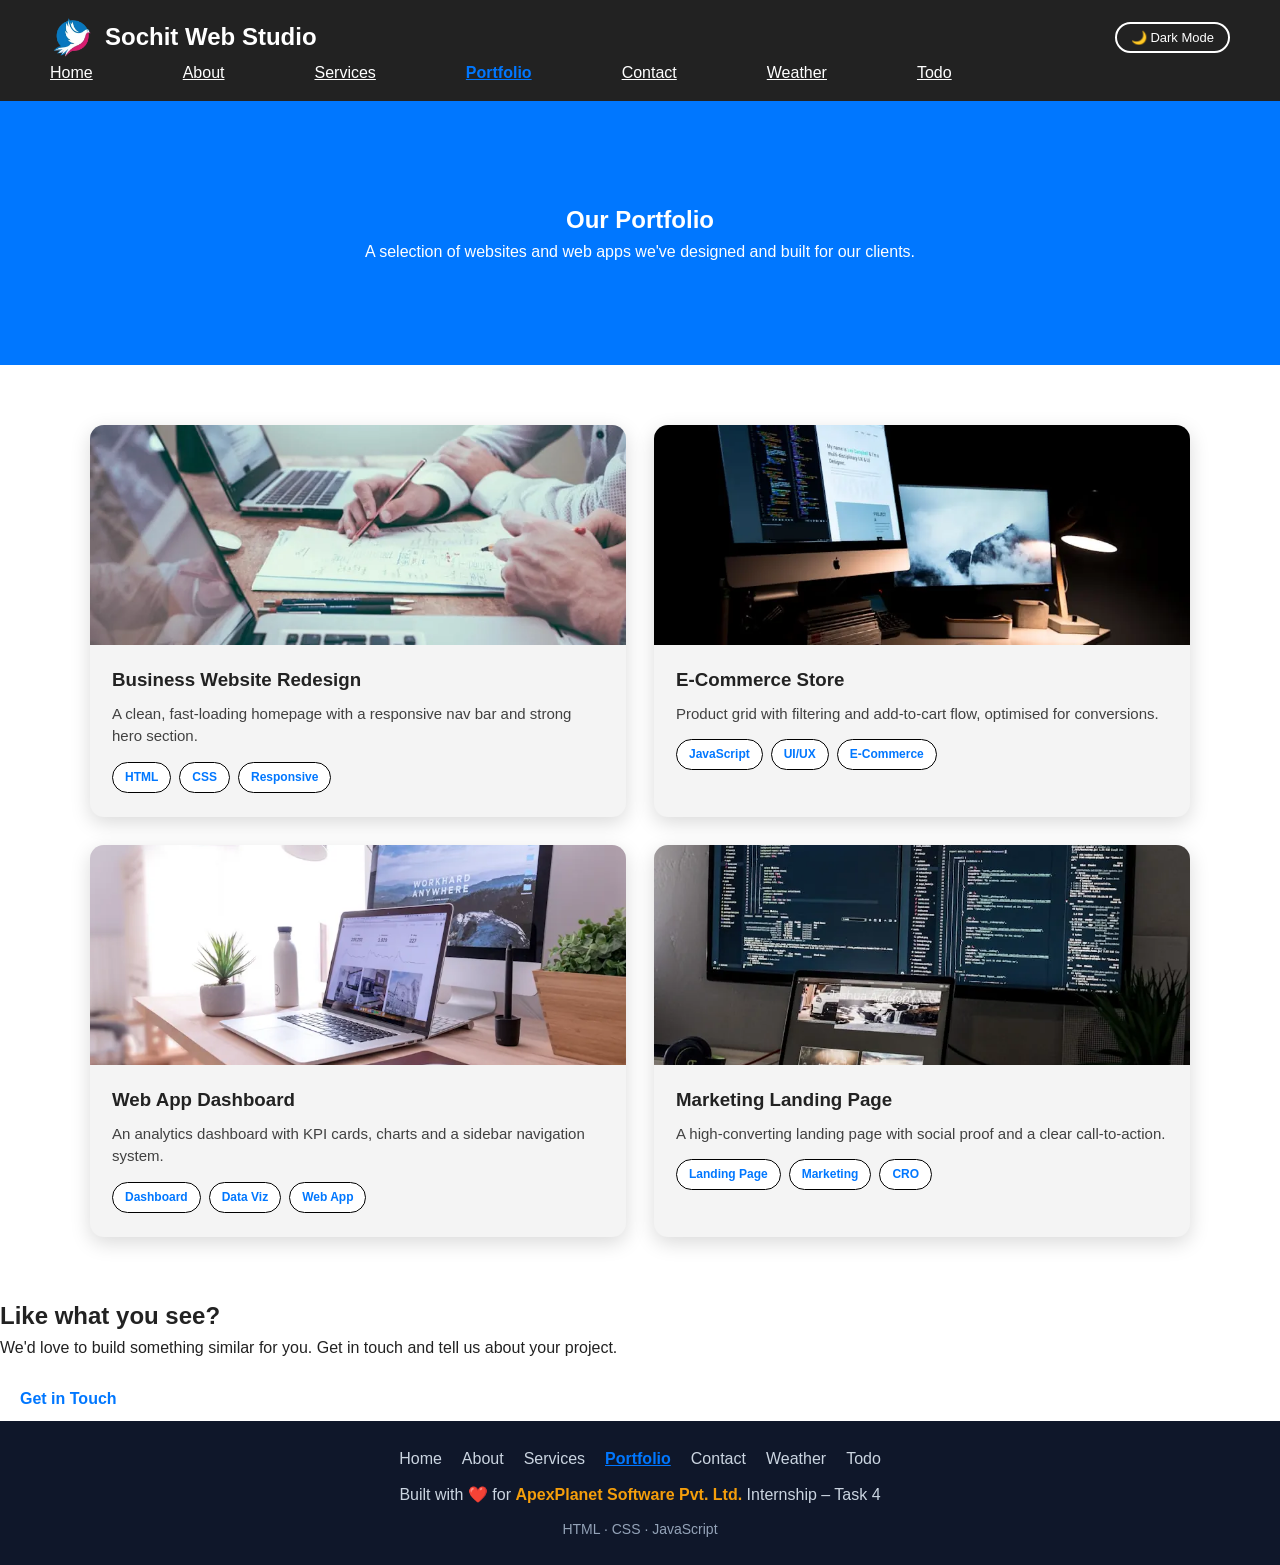
<file: portfolio.html>
<!doctype html>
<html lang="en">
    <head>
        <meta charset="UTF-8" />
        <meta name="viewport" content="width=device-width, initial-scale=1.0" />
        <meta name="robots" content="index, follow" />

        <!-- Primary SEO -->
        <title>Portfolio</title>
        <meta name="description" content="Browse Sochit Web Studio's portfolio of responsive websites, e-commerce stores, dashboards and landing pages built with HTML, CSS & JavaScript." />
        <meta name="keywords" content="Sochit Web Studio portfolio, web design portfolio, website examples, web development projects" />
        <meta name="author" content="Sochit Web Studio" />
        <link rel="canonical" href="./portfolio.html" />

        <!-- Open Graph / Facebook -->
        <meta property="og:type" content="website" />
        <meta property="og:title" content="Portfolio | Sochit Web Studio" />
        <meta property="og:description" content="Browse Sochit Web Studio's portfolio of responsive websites, e-commerce stores, dashboards and landing pages built with HTML, CSS & JavaScript." />
        <meta property="og:image" content="images/og-image.jpg" />
        <meta property="og:url" content="./portfolio.html" />
        <meta property="og:site_name" content="Sochit Web Studio" />

        <!-- Twitter Card -->
        <meta name="twitter:card" content="summary_large_image" />
        <meta name="twitter:title" content="Portfolio | Sochit Web Studio" />
        <meta name="twitter:description" content="Browse Sochit Web Studio's portfolio of responsive websites, e-commerce stores, dashboards and landing pages built with HTML, CSS & JavaScript." />
        <meta name="twitter:image" content="images/og-image.jpg" />

        <!-- Favicons -->
        <link rel="icon" type="image/x-icon" href="favicon.ico" />
        <link rel="icon" type="image/png" sizes="32x32" href="images/favicon-32x32.png" />
        <link rel="icon" type="image/png" sizes="16x16" href="images/favicon-16x16.png" />
        <link rel="apple-touch-icon" sizes="180x180" href="images/apple-touch-icon.png" />

        <link rel="stylesheet" href="css/base.css" />
        <link rel="stylesheet" href="css/navbar.css" />
        <link rel="stylesheet" href="css/footer.css" />
        <link rel="stylesheet" href="css/home.css" />
        <link rel="stylesheet" href="css/portfolio.css" />
        <link rel="stylesheet" href="css/responsive.css" />
        <script>
            document.documentElement.setAttribute(
                "data-theme",
                localStorage.getItem("theme") || "light"
            );
        </script>
    </head>
    <body>
        <a href="#main-content" class="skip-link">Skip to main content</a>

        <header role="banner">
            <nav class="navbar" aria-label="Primary navigation">
                <div class="logo-title">
                    <a href="index.html" aria-label="Sochit Web Studio - Go to homepage">
                        <picture>
                            <source srcset="images/logo.webp" type="image/webp" />
                            <img
                                src="images/logo.png"
                                alt="Sochit Web Studio logo"
                                class="logo"
                                width="45"
                                height="45"
                                fetchpriority="high"
                            />
                        </picture>
                    </a>
                    <h2 class="title">Sochit Web Studio</h2>
                </div>
                <div class="navbar-controls">
                    <button
                        id="theme-toggle"
                        aria-label="Switch to dark mode"
                        aria-pressed="false"
                    >
                        🌙 Dark Mode
                    </button>
                    <button
                        id="hamburger"
                        aria-label="Open navigation menu"
                        aria-expanded="false"
                        aria-controls="nav-links"
                    >
                        <span class="bar" aria-hidden="true"></span>
                        <span class="bar" aria-hidden="true"></span>
                        <span class="bar" aria-hidden="true"></span>
                    </button>
                </div>
                <ul class="nav-links" id="nav-links" role="list">
                    <li><a href="index.html">Home</a></li>
                    <li><a href="about.html">About</a></li>
                    <li><a href="services.html">Services</a></li>
                    <li><a href="portfolio.html" class="active" aria-current="page">Portfolio</a></li>
                    <li><a href="contact.html">Contact</a></li>
                    <li><a href="weather.html">Weather</a></li>
                    <li><a href="todo.html">Todo</a></li>
                </ul>
            </nav>
        </header>

        <main id="main-content">
            <section class="hero" aria-labelledby="portfolio-hero-heading">
                <h1 id="portfolio-hero-heading">Our Portfolio</h1>
                <p>A selection of websites and web apps we've designed and built for our clients.</p>
            </section>

            <!-- Portfolio Project Grid -->
            <section class="portfolio-section" aria-labelledby="portfolio-grid-heading">
                <h2 id="portfolio-grid-heading" class="sr-only">Featured Projects</h2>
                <div class="portfolio-grid" role="list">
                    <article class="portfolio-card" role="listitem">
                        <picture>
                            <source srcset="images/gallery1.webp" type="image/webp" />
                            <img
                                src="images/gallery1.jpeg"
                                alt="Homepage design for a small business website featuring a responsive navigation bar and hero banner"
                                width="800"
                                height="534"
                                loading="lazy"
                            />
                        </picture>
                        <div class="portfolio-card-body">
                            <h3>Business Website Redesign</h3>
                            <p>A clean, fast-loading homepage with a responsive nav bar and strong hero section.</p>
                            <ul class="portfolio-tags" aria-label="Project tags">
                                <li>HTML</li>
                                <li>CSS</li>
                                <li>Responsive</li>
                            </ul>
                        </div>
                    </article>

                    <article class="portfolio-card" role="listitem">
                        <picture>
                            <source srcset="images/gallery2.webp" type="image/webp" />
                            <img
                                src="images/gallery2.jpeg"
                                alt="Product page layout for an online store with product grid, filters and add-to-cart buttons"
                                width="800"
                                height="534"
                                loading="lazy"
                            />
                        </picture>
                        <div class="portfolio-card-body">
                            <h3>E-Commerce Store</h3>
                            <p>Product grid with filtering and add-to-cart flow, optimised for conversions.</p>
                            <ul class="portfolio-tags" aria-label="Project tags">
                                <li>JavaScript</li>
                                <li>UI/UX</li>
                                <li>E-Commerce</li>
                            </ul>
                        </div>
                    </article>

                    <article class="portfolio-card" role="listitem">
                        <picture>
                            <source srcset="images/gallery3.webp" type="image/webp" />
                            <img
                                src="images/gallery3.jpg"
                                alt="Dashboard screen for a web application showing analytics graphs, KPI cards and sidebar navigation"
                                width="800"
                                height="533"
                                loading="lazy"
                            />
                        </picture>
                        <div class="portfolio-card-body">
                            <h3>Web App Dashboard</h3>
                            <p>An analytics dashboard with KPI cards, charts and a sidebar navigation system.</p>
                            <ul class="portfolio-tags" aria-label="Project tags">
                                <li>Dashboard</li>
                                <li>Data Viz</li>
                                <li>Web App</li>
                            </ul>
                        </div>
                    </article>

                    <article class="portfolio-card" role="listitem">
                        <picture>
                            <source srcset="images/gallery4.webp" type="image/webp" />
                            <img
                                src="images/gallery4.jpeg"
                                alt="Landing page design for a marketing campaign with headline, social proof section and prominent call-to-action"
                                width="800"
                                height="533"
                                loading="lazy"
                            />
                        </picture>
                        <div class="portfolio-card-body">
                            <h3>Marketing Landing Page</h3>
                            <p>A high-converting landing page with social proof and a clear call-to-action.</p>
                            <ul class="portfolio-tags" aria-label="Project tags">
                                <li>Landing Page</li>
                                <li>Marketing</li>
                                <li>CRO</li>
                            </ul>
                        </div>
                    </article>
                </div>
            </section>

            <section class="page-content" aria-labelledby="portfolio-cta-heading">
                <h2 id="portfolio-cta-heading">Like what you see?</h2>
                <p>
                    We'd love to build something similar for you. Get in touch and
                    tell us about your project.
                </p>
                <a href="contact.html" class="btn">Get in Touch</a>
            </section>
        </main>

        <!-- Back To Top Button -->
        <button id="back-to-top" aria-label="Back to top of page"><b aria-hidden="true">↑</b></button>

        <footer class="footer" role="contentinfo">
            <nav aria-label="Footer navigation">
                <ul class="footer-links" role="list">
                    <li><a href="index.html">Home</a></li>
                    <li><a href="about.html">About</a></li>
                    <li><a href="services.html">Services</a></li>
                    <li><a href="portfolio.html" aria-current="page">Portfolio</a></li>
                    <li><a href="contact.html">Contact</a></li>
                    <li><a href="weather.html">Weather</a></li>
                    <li><a href="todo.html">Todo</a></li>
                </ul>
            </nav>
            <p>
                Built with ❤️ for
                <span class="company-name">ApexPlanet Software Pvt. Ltd.</span>
                Internship – Task 4
            </p>
            <p class="tech-stack">HTML · CSS · JavaScript</p>
        </footer>

        <script src="js/storage.js"></script>
        <script src="js/darkmode.js"></script>
        <script src="js/ui.js"></script>
        <script src="js/slider.js"></script>
        <script src="js/validation.js"></script>
        <script src="js/script.js"></script>
    </body>
</html>
</file>
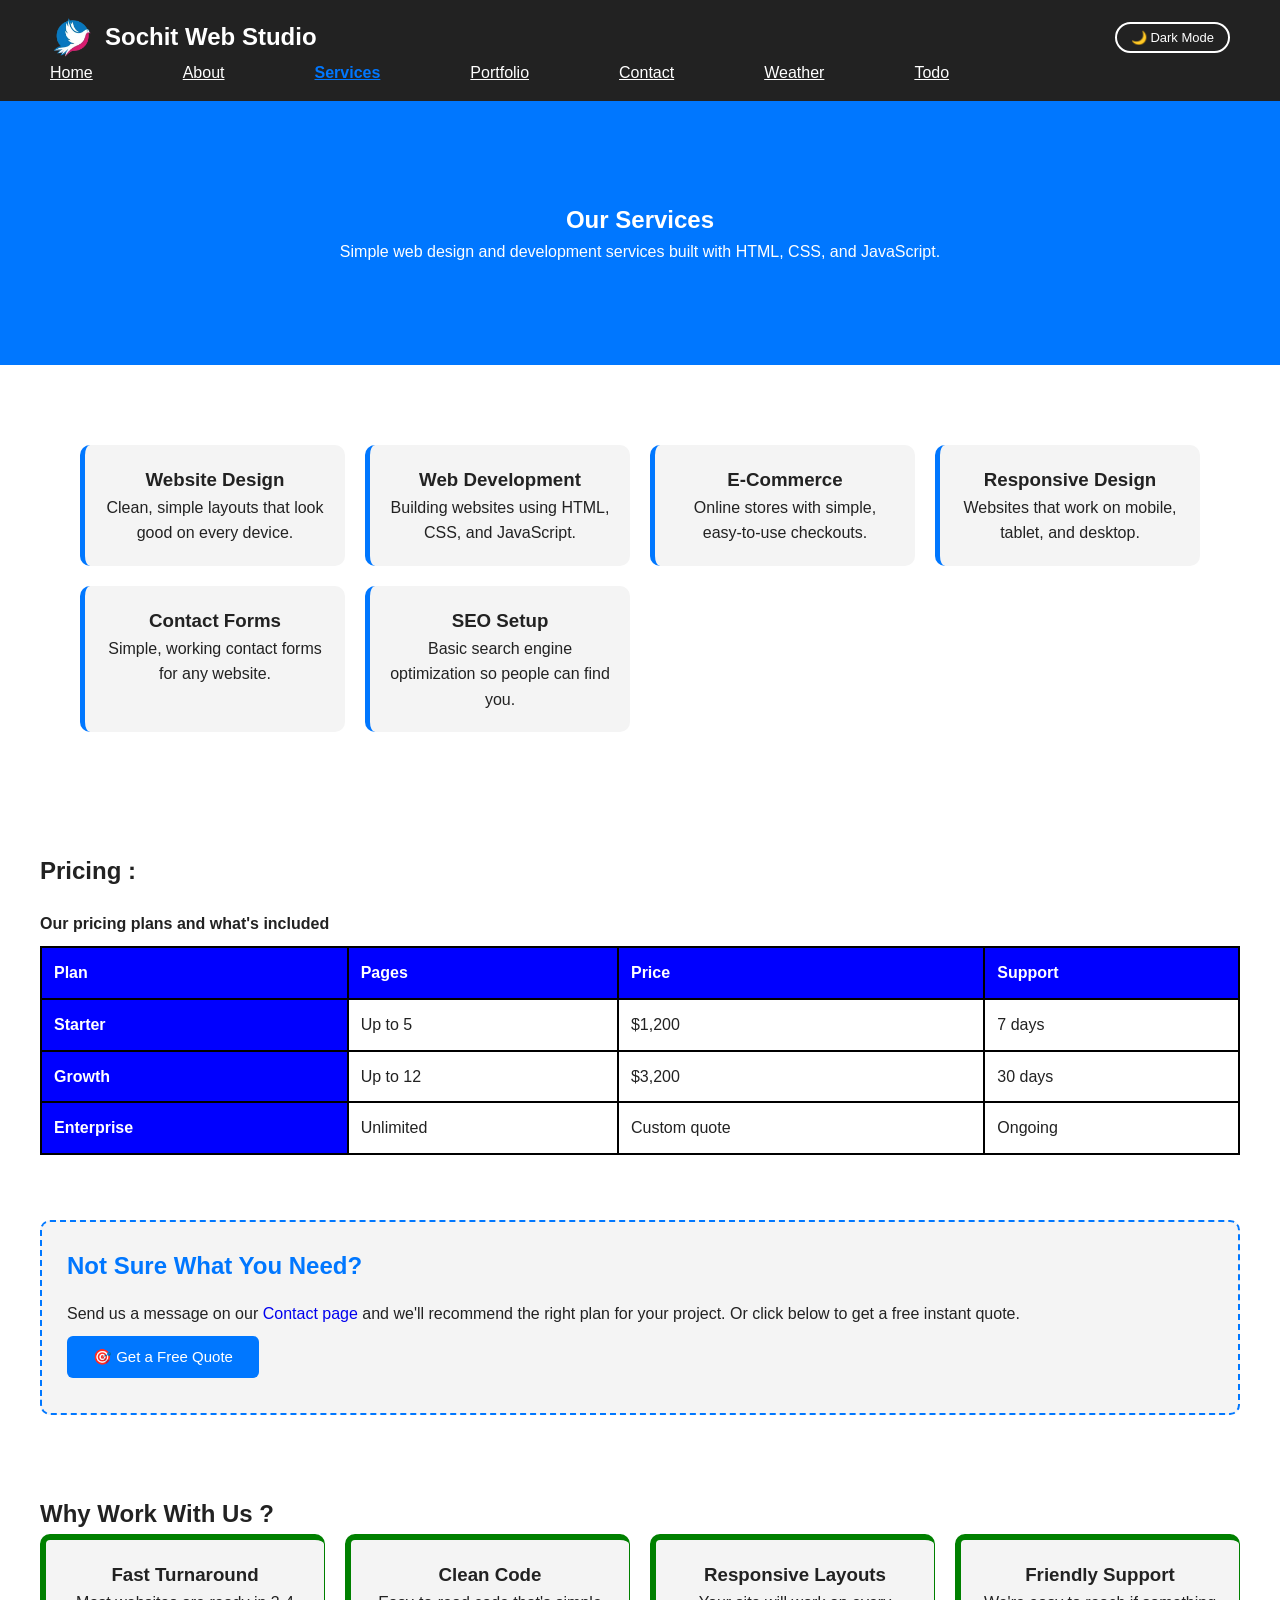
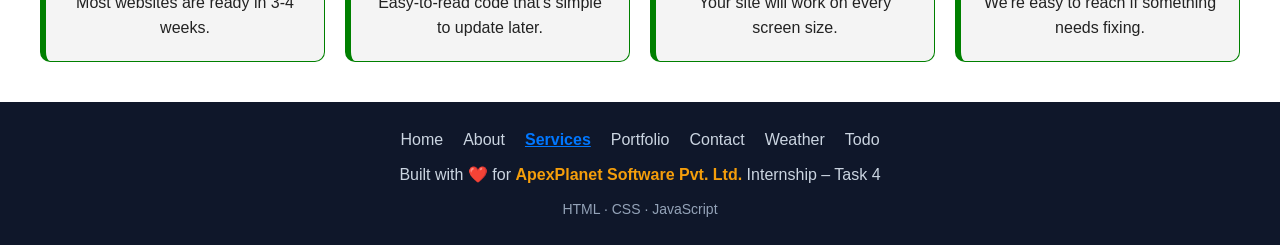
<file: services.html>
<!doctype html>
<html lang="en">
    <head>
        <meta charset="UTF-8" />
        <meta name="viewport" content="width=device-width, initial-scale=1.0" />
        <meta name="robots" content="index, follow" />

        <!-- Primary SEO -->
        <title>Our Services</title>
        <meta name="description" content="Explore our web design, development, and SEO services. Sochit Web Studio builds modern, responsive websites tailored to your business needs." />
        <meta name="keywords" content="web design services, web development services, SEO services, responsive website design, custom websites" />
        <meta name="author" content="Sochit Web Studio" />
        <link rel="canonical" href="./services.html" />

        <!-- Open Graph / Facebook -->
        <meta property="og:type" content="website" />
        <meta property="og:title" content="Our Services | Sochit Web Studio" />
        <meta property="og:description" content="Explore our web design, development, and SEO services. Sochit Web Studio builds modern, responsive websites tailored to your business needs." />
        <meta property="og:image" content="images/og-image.jpg" />
        <meta property="og:url" content="./services.html" />
        <meta property="og:site_name" content="Sochit Web Studio" />

        <!-- Twitter Card -->
        <meta name="twitter:card" content="summary_large_image" />
        <meta name="twitter:title" content="Our Services | Sochit Web Studio" />
        <meta name="twitter:description" content="Explore our web design, development, and SEO services. Sochit Web Studio builds modern, responsive websites tailored to your business needs." />
        <meta name="twitter:image" content="images/og-image.jpg" />

        <!-- Favicons -->
        <link rel="icon" type="image/x-icon" href="favicon.ico" />
        <link rel="icon" type="image/png" sizes="32x32" href="images/favicon-32x32.png" />
        <link rel="icon" type="image/png" sizes="16x16" href="images/favicon-16x16.png" />
        <link rel="apple-touch-icon" sizes="180x180" href="images/apple-touch-icon.png" />

        <link rel="stylesheet" href="css/base.css" />
        <link rel="stylesheet" href="css/navbar.css" />
        <link rel="stylesheet" href="css/footer.css" />
        <link rel="stylesheet" href="css/home.css" />
        <link rel="stylesheet" href="css/about.css" />
        <link rel="stylesheet" href="css/services.css" />
        <link rel="stylesheet" href="css/responsive.css" />
        <script>
            document.documentElement.setAttribute(
                "data-theme",
                localStorage.getItem("theme") || "light"
            );
        </script>
    </head>
    <body>
        <a href="#main-content" class="skip-link">Skip to main content</a>

        <header role="banner">
            <nav class="navbar" aria-label="Primary navigation">
                <div class="logo-title">
                    <a href="index.html" aria-label="Sochit Web Studio - Go to homepage">
                        <picture>
                            <source srcset="images/logo.webp" type="image/webp" />
                            <img
                                src="images/logo.png"
                                alt="Sochit Web Studio logo"
                                class="logo"
                                width="45"
                                height="45"
                                fetchpriority="high"
                            />
                        </picture>
                    </a>
                    <h2 class="title">Sochit Web Studio</h2>
                </div>
                <div class="navbar-controls">
                    <button
                        id="theme-toggle"
                        aria-label="Switch to dark mode"
                        aria-pressed="false"
                    >
                        🌙 Dark Mode
                    </button>
                    <button
                        id="hamburger"
                        aria-label="Open navigation menu"
                        aria-expanded="false"
                        aria-controls="nav-links"
                    >
                        <span class="bar" aria-hidden="true"></span>
                        <span class="bar" aria-hidden="true"></span>
                        <span class="bar" aria-hidden="true"></span>
                    </button>
                </div>
                <ul class="nav-links" id="nav-links" role="list">
                    <li><a href="index.html">Home</a></li>
                    <li><a href="about.html">About</a></li>
                    <li><a href="services.html" class="active" aria-current="page">Services</a></li>
                    <li><a href="portfolio.html">Portfolio</a></li>
                    <li><a href="contact.html">Contact</a></li>
                    <li><a href="weather.html">Weather</a></li>
                    <li><a href="todo.html">Todo</a></li>
                </ul>
            </nav>
        </header>

        <main id="main-content">
            <section class="hero" aria-labelledby="services-hero-heading">
                <h1 id="services-hero-heading">Our Services</h1>
                <p>
                    Simple web design and development services built with HTML,
                    CSS, and JavaScript.
                </p>
            </section>

            <section class="page-content" aria-labelledby="services-list-heading">
                <h2 id="services-list-heading" class="sr-only">Services We Offer</h2>
                <div class="cards">
                    <article class="card" aria-labelledby="svc-design">
                        <h3 id="svc-design">Website Design</h3>
                        <p>
                            Clean, simple layouts that look good on every
                            device.
                        </p>
                    </article>
                    <article class="card" aria-labelledby="svc-dev">
                        <h3 id="svc-dev">Web Development</h3>
                        <p>
                            Building websites using HTML, CSS, and JavaScript.
                        </p>
                    </article>
                    <article class="card" aria-labelledby="svc-ecom">
                        <h3 id="svc-ecom">E-Commerce</h3>
                        <p>Online stores with simple, easy-to-use checkouts.</p>
                    </article>
                    <article class="card" aria-labelledby="svc-responsive">
                        <h3 id="svc-responsive">Responsive Design</h3>
                        <p>
                            Websites that work on mobile, tablet, and desktop.
                        </p>
                    </article>
                    <article class="card" aria-labelledby="svc-forms">
                        <h3 id="svc-forms">Contact Forms</h3>
                        <p>Simple, working contact forms for any website.</p>
                    </article>
                    <article class="card" aria-labelledby="svc-seo">
                        <h3 id="svc-seo">SEO Setup</h3>
                        <p>
                            Basic search engine optimization so people can find
                            you.
                        </p>
                    </article>
                </div>
            </section>

            <section class="table-content" aria-labelledby="pricing-heading">
                <h2 id="pricing-heading">Pricing :</h2>
                <table aria-label="Service pricing plans">
                    <caption>Our pricing plans and what's included</caption>
                    <thead>
                        <tr>
                            <th scope="col">Plan</th>
                            <th scope="col">Pages</th>
                            <th scope="col">Price</th>
                            <th scope="col">Support</th>
                        </tr>
                    </thead>
                    <tbody>
                        <tr>
                            <th scope="row">Starter</th>
                            <td>Up to 5</td>
                            <td>$1,200</td>
                            <td>7 days</td>
                        </tr>
                        <tr>
                            <th scope="row">Growth</th>
                            <td>Up to 12</td>
                            <td>$3,200</td>
                            <td>30 days</td>
                        </tr>
                        <tr>
                            <th scope="row">Enterprise</th>
                            <td>Unlimited</td>
                            <td>Custom quote</td>
                            <td>Ongoing</td>
                        </tr>
                    </tbody>
                </table>
                <br />
            </section>

            <aside class="info-box" aria-label="Free quote prompt">
                <h2>Not Sure What You Need?</h2>
                <p>
                    Send us a message on our
                    <a href="contact.html">Contact page</a> and we'll recommend
                    the right plan for your project. Or click below to get a
                    free instant quote.
                </p>
                <button
                    class="btn-modal"
                    data-modal-open
                    aria-haspopup="dialog"
                    aria-controls="quote-modal"
                >
                    🎯 Get a Free Quote
                </button>
            </aside>

            <section class="strengths" aria-labelledby="why-us-heading">
                <h2 id="why-us-heading">Why Work With Us ?</h2>
                <div class="strength-grid">
                    <article class="strength-card" aria-labelledby="str-fast">
                        <h3 id="str-fast">Fast Turnaround</h3>
                        <p>Most websites are ready in 3-4 weeks.</p>
                    </article>
                    <article class="strength-card" aria-labelledby="str-code">
                        <h3 id="str-code">Clean Code</h3>
                        <p>Easy-to-read code that's simple to update later.</p>
                    </article>
                    <article class="strength-card" aria-labelledby="str-responsive">
                        <h3 id="str-responsive">Responsive Layouts</h3>
                        <p>Your site will work on every screen size.</p>
                    </article>
                    <article class="strength-card" aria-labelledby="str-support">
                        <h3 id="str-support">Friendly Support</h3>
                        <p>We're easy to reach if something needs fixing.</p>
                    </article>
                </div>
            </section>
        </main>

        <!-- Modal Popup -->
        <div
            id="quote-modal"
            class="modal-overlay"
            role="dialog"
            aria-modal="true"
            aria-labelledby="modal-title"
            aria-describedby="modal-desc"
            aria-hidden="true"
        >
            <div class="modal-box">
                <button class="modal-close" aria-label="Close Get a Free Quote dialog">
                    &times;
                </button>
                <h2 id="modal-title">🎯 Get a Free Quote</h2>
                <p id="modal-desc">
                    Tell us about your project and we'll get back to you within
                    24 hours with a custom quote.
                </p>
                <div class="modal-form" role="form" aria-label="Free quote request form">
                    <label for="quote-name">Your Name <span aria-label="required">*</span></label>
                    <input
                        type="text"
                        id="quote-name"
                        name="quote-name"
                        placeholder="Your Name"
                        required
                        aria-required="true"
                        aria-describedby="quote-name-error"
                        autocomplete="name"
                    />
                    <span id="quote-name-error" class="field-error" role="alert" aria-live="polite"></span>

                    <label for="quote-email">Your Email <span aria-label="required">*</span></label>
                    <input
                        type="email"
                        id="quote-email"
                        name="quote-email"
                        placeholder="Your Email"
                        required
                        aria-required="true"
                        aria-describedby="quote-email-error"
                        autocomplete="email"
                    />
                    <span id="quote-email-error" class="field-error" role="alert" aria-live="polite"></span>

                    <label for="quote-service">Service <span aria-label="required">*</span></label>
                    <select
                        id="quote-service"
                        name="quote-service"
                        required
                        aria-required="true"
                        aria-describedby="quote-service-error"
                    >
                        <option value="" disabled selected>
                            Select a Service
                        </option>
                        <option value="Website Design">Website Design</option>
                        <option value="Web Development">Web Development</option>
                        <option value="E-Commerce">E-Commerce</option>
                        <option value="SEO Setup">SEO Setup</option>
                    </select>
                    <span id="quote-service-error" class="field-error" role="alert" aria-live="polite"></span>

                    <p id="quote-status" aria-live="polite" aria-atomic="true"></p>

                    <button type="submit" id="quote-submit">
                        Submit Request
                    </button>
                </div>
            </div>
        </div>

        <!-- Back To Top Button -->
        <button id="back-to-top" aria-label="Back to top of page"><b aria-hidden="true">↑</b></button>

        <footer class="footer" role="contentinfo">
            <nav aria-label="Footer navigation">
                <ul class="footer-links" role="list">
                    <li><a href="index.html">Home</a></li>
                    <li><a href="about.html">About</a></li>
                    <li><a href="services.html" aria-current="page">Services</a></li>
                    <li><a href="portfolio.html">Portfolio</a></li>
                    <li><a href="contact.html">Contact</a></li>
                    <li><a href="weather.html">Weather</a></li>
                    <li><a href="todo.html">Todo</a></li>
                </ul>
            </nav>
            <p>
                Built with ❤️ for
                <span class="company-name">ApexPlanet Software Pvt. Ltd.</span>
                Internship – Task 4
            </p>
            <p class="tech-stack">HTML · CSS · JavaScript</p>
        </footer>

        <script src="js/storage.js"></script>
        <script src="js/darkmode.js"></script>
        <script src="js/ui.js"></script>
        <script src="js/slider.js"></script>
        <script src="js/validation.js"></script>
        <script src="js/script.js"></script>
    </body>
</html>
</file>
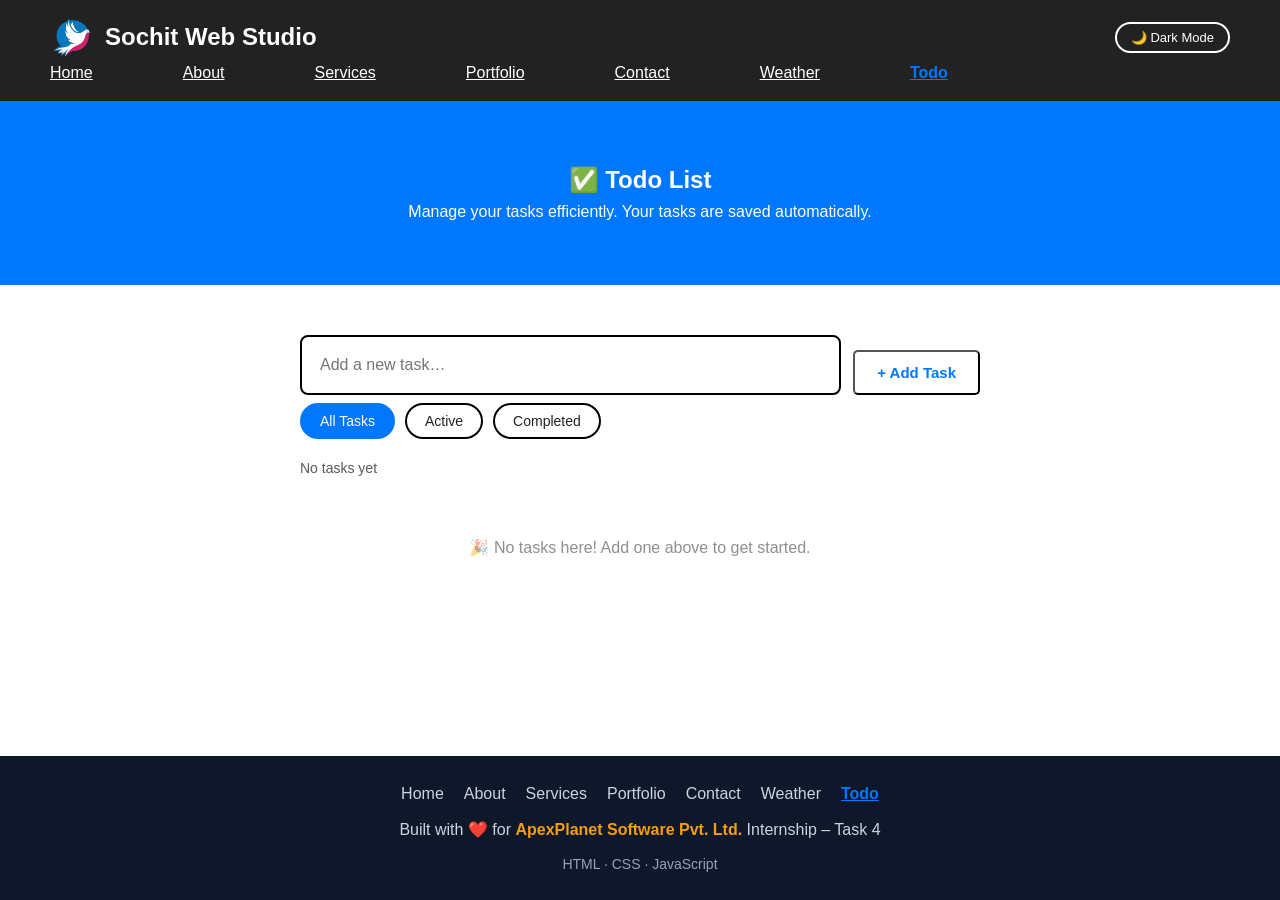
<file: todo.html>
<!doctype html>
<html lang="en">
    <head>
        <meta charset="UTF-8" />
        <meta name="viewport" content="width=device-width, initial-scale=1.0" />
        <meta name="robots" content="index, follow" />

        <!-- Primary SEO -->
        <title>Todo List App</title>
        <meta name="description" content="Organize your day with our free, simple to-do list app. Add, edit, filter, and track tasks — all saved locally in your browser." />
        <meta name="keywords" content="todo list app, task manager, to-do app, JavaScript todo app, Sochit Web Studio" />
        <meta name="author" content="Sochit Web Studio" />
        <link rel="canonical" href="./todo.html" />

        <!-- Open Graph / Facebook -->
        <meta property="og:type" content="website" />
        <meta property="og:title" content="Todo List App | Sochit Web Studio" />
        <meta property="og:description" content="Organize your day with our free, simple to-do list app. Add, edit, filter, and track tasks — all saved locally in your browser." />
        <meta property="og:image" content="images/og-image.jpg" />
        <meta property="og:url" content="./todo.html" />
        <meta property="og:site_name" content="Sochit Web Studio" />

        <!-- Twitter Card -->
        <meta name="twitter:card" content="summary_large_image" />
        <meta name="twitter:title" content="Todo List App | Sochit Web Studio" />
        <meta name="twitter:description" content="Organize your day with our free, simple to-do list app. Add, edit, filter, and track tasks — all saved locally in your browser." />
        <meta name="twitter:image" content="images/og-image.jpg" />

        <!-- Favicons -->
        <link rel="icon" type="image/x-icon" href="favicon.ico" />
        <link rel="icon" type="image/png" sizes="32x32" href="images/favicon-32x32.png" />
        <link rel="icon" type="image/png" sizes="16x16" href="images/favicon-16x16.png" />
        <link rel="apple-touch-icon" sizes="180x180" href="images/apple-touch-icon.png" />

        <link rel="stylesheet" href="css/base.css" />
        <link rel="stylesheet" href="css/navbar.css" />
        <link rel="stylesheet" href="css/footer.css" />
        <link rel="stylesheet" href="css/home.css" />
        <link rel="stylesheet" href="css/todo.css" />
        <link rel="stylesheet" href="css/responsive.css" />
        <script>
            document.documentElement.setAttribute(
                "data-theme",
                localStorage.getItem("theme") || "light"
            );
        </script>
    </head>
    <body>
        <a href="#main-content" class="skip-link">Skip to main content</a>

        <header role="banner">
            <nav class="navbar" aria-label="Primary navigation">
                <div class="logo-title">
                    <a href="index.html" aria-label="Sochit Web Studio - Go to homepage">
                        <picture>
                            <source srcset="images/logo.webp" type="image/webp" />
                            <img
                                src="images/logo.png"
                                alt="Sochit Web Studio logo"
                                class="logo"
                                width="45"
                                height="45"
                                fetchpriority="high"
                            />
                        </picture>
                    </a>
                    <h2 class="title">Sochit Web Studio</h2>
                </div>
                <div class="navbar-controls">
                    <button
                        id="theme-toggle"
                        aria-label="Switch to dark mode"
                        aria-pressed="false"
                    >
                        🌙 Dark Mode
                    </button>
                    <button
                        id="hamburger"
                        aria-label="Open navigation menu"
                        aria-expanded="false"
                        aria-controls="nav-links"
                    >
                        <span class="bar" aria-hidden="true"></span>
                        <span class="bar" aria-hidden="true"></span>
                        <span class="bar" aria-hidden="true"></span>
                    </button>
                </div>
                <ul class="nav-links" id="nav-links" role="list">
                    <li><a href="index.html">Home</a></li>
                    <li><a href="about.html">About</a></li>
                    <li><a href="services.html">Services</a></li>
                    <li><a href="portfolio.html">Portfolio</a></li>
                    <li><a href="contact.html">Contact</a></li>
                    <li><a href="weather.html">Weather</a></li>
                    <li><a href="todo.html" class="active" aria-current="page">Todo</a></li>
                </ul>
            </nav>
        </header>

        <main id="main-content">
            <!-- Todo Hero Banner -->
            <section class="hero" style="padding: 60px 20px" aria-labelledby="todo-hero-heading">
                <h1 id="todo-hero-heading">✅ Todo List</h1>
                <p>
                    Manage your tasks efficiently. Your tasks are saved
                    automatically.
                </p>
            </section>

            <!-- Todo App Section -->
            <section class="todo-section" aria-labelledby="todo-app-heading">
                <h2 id="todo-app-heading" class="sr-only">Task Manager</h2>
                <div class="todo-container">
                    <!-- Add Task Input -->
                    <div class="todo-input-box" role="group" aria-label="Add a new task">
                        <label for="todo-input" class="sr-only">New task description</label>
                        <input
                            type="text"
                            id="todo-input"
                            class="todo-input"
                            placeholder="Add a new task…"
                            aria-label="New task description"
                            aria-describedby="todo-validation-msg"
                            maxlength="200"
                        />
                        <button
                            id="add-task-btn"
                            class="btn todo-add-btn"
                            aria-label="Add new task"
                        >
                            + Add Task
                        </button>
                    </div>

                    <!-- Validation Message -->
                    <p
                        id="todo-validation-msg"
                        class="todo-validation hidden"
                        role="alert"
                        aria-live="polite"
                    ></p>

                    <!-- Filter Buttons -->
                    <div
                        class="todo-filters"
                        role="group"
                        aria-label="Filter tasks by status"
                    >
                        <button
                            class="todo-filter-btn active"
                            data-filter="all"
                            aria-pressed="true"
                        >
                            All Tasks
                        </button>
                        <button
                            class="todo-filter-btn"
                            data-filter="active"
                            aria-pressed="false"
                        >
                            Active
                        </button>
                        <button
                            class="todo-filter-btn"
                            data-filter="completed"
                            aria-pressed="false"
                        >
                            Completed
                        </button>
                    </div>

                    <!-- Task Stats -->
                    <div class="todo-stats" aria-live="polite" aria-atomic="true">
                        <span id="todo-count" aria-label="Task count"></span>
                        <button
                            id="clear-completed-btn"
                            class="todo-clear-btn"
                            aria-label="Clear all completed tasks"
                        >
                            Clear Completed
                        </button>
                    </div>

                    <!-- Task List -->
                    <ul
                        id="todo-list"
                        class="todo-list"
                        aria-label="Task list"
                        aria-live="polite"
                    ></ul>

                    <!-- Empty State -->
                    <div
                        id="todo-empty"
                        class="todo-empty hidden"
                        role="status"
                        aria-live="polite"
                    >
                        <p>🎉 No tasks here! Add one above to get started.</p>
                    </div>
                </div>
            </section>
        </main>

        <!-- Back To Top Button -->
        <button id="back-to-top" aria-label="Back to top of page"><b aria-hidden="true">↑</b></button>

        <footer class="footer" role="contentinfo">
            <nav aria-label="Footer navigation">
                <ul class="footer-links" role="list">
                    <li><a href="index.html">Home</a></li>
                    <li><a href="about.html">About</a></li>
                    <li><a href="services.html">Services</a></li>
                    <li><a href="portfolio.html">Portfolio</a></li>
                    <li><a href="contact.html">Contact</a></li>
                    <li><a href="weather.html">Weather</a></li>
                    <li><a href="todo.html" aria-current="page">Todo</a></li>
                </ul>
            </nav>
            <p>
                Built with ❤️ for
                <span class="company-name">ApexPlanet Software Pvt. Ltd.</span>
                Internship – Task 4
            </p>
            <p class="tech-stack">HTML · CSS · JavaScript</p>
        </footer>

        <script src="js/storage.js"></script>
        <script src="js/darkmode.js"></script>
        <script src="js/ui.js"></script>
        <script src="js/slider.js"></script>
        <script src="js/validation.js"></script>
        <script src="js/script.js"></script>
        <script src="js/todo.js"></script>
    </body>
</html>
</file>
<file: css/base.css>
/* =============================================================
   BASE.CSS — Sochit Web Studio
   CSS Custom Properties (theme tokens), reset, and global
   element styles shared by every page.
   ============================================================= */

/* ---------------------------------------------------------------
   1. THEME TOKENS
   Light mode defaults; [data-theme="dark"] overrides below.
   --------------------------------------------------------------- */
:root {
    --bg: #ffffff;
    --text: #222222;
    --card-bg: #f4f4f4;
    --aside-bg: #f4f4f4;
    --navbar-bg: #222222;
    --footer-bg: #0f172a;
    --footer-text: #cbd5e1;
    --input-bg: #ffffff;
    --input-border: #000000;
    --table-header: blue;
    --shadow: rgba(0, 0, 0, 0.15);
}

[data-theme="dark"] {
    --bg: #1a1a2e;
    --text: #e2e8f0;
    --card-bg: #2d2d44;
    --aside-bg: #2d2d44;
    --navbar-bg: #0d0d1a;
    --footer-bg: #0d0d1a;
    --footer-text: #94a3b8;
    --input-bg: #2d2d44;
    --input-border: #4a5568;
    --table-header: #1a4b8c;
    --shadow: rgba(0, 0, 0, 0.4);
}

/* ---------------------------------------------------------------
   2. RESET & BOX MODEL
   --------------------------------------------------------------- */
* {
    margin: 0;
    padding: 0;
    box-sizing: border-box;
    font-family: Arial, sans-serif;
}

/* ---------------------------------------------------------------
   3. BODY & LAYOUT SHELL
   Flex column ensures footer stays at page bottom.
   --------------------------------------------------------------- */
body {
    line-height: 1.6;
    display: flex;
    flex-direction: column;
    min-height: 100vh;
    background-color: var(--bg);
    color: var(--text);
    transition: background-color 0.3s ease, color 0.3s ease;
}

main {
    flex: 1; /* pushes footer to bottom */
}

/* ---------------------------------------------------------------
   4. GLOBAL ELEMENT DEFAULTS
   --------------------------------------------------------------- */
a {
    text-decoration: none;
}

img {
    max-width: 100%;
    display: block;
}

/* ---------------------------------------------------------------
   5. TABLES (shared across Services & Contact pages)
   --------------------------------------------------------------- */
table {
    width: 100%;
    border-collapse: collapse;
    margin-top: 20px;
}

caption {
    font-weight: bold;
    margin-bottom: 10px;
    text-align: left;
}

th,
td {
    border: 2px solid black;
    padding: 12px;
    text-align: left;
}

th {
    color: white;
    background: var(--table-header);
}

/* ---------------------------------------------------------------
   6. ACCESSIBILITY UTILITIES
   --------------------------------------------------------------- */

/* Skip-to-content link — visible only on keyboard focus */
.skip-link {
    position: absolute;
    top: -100px;
    left: 0;
    padding: 10px 18px;
    background: var(--primary, #2563eb);
    color: #fff;
    font-weight: 700;
    font-size: 1rem;
    z-index: 9999;
    border-radius: 0 0 6px 0;
    text-decoration: none;
    transition: top 0.2s;
}

.skip-link:focus {
    top: 0;
    outline: 3px solid #fff;
    outline-offset: 2px;
}

/* Visually hidden — readable by screen readers */
.sr-only {
    position: absolute;
    width: 1px;
    height: 1px;
    padding: 0;
    margin: -1px;
    overflow: hidden;
    clip: rect(0, 0, 0, 0);
    white-space: nowrap;
    border: 0;
}

/* Visible focus ring for keyboard navigation */
:focus-visible {
    outline: 3px solid #2563eb;
    outline-offset: 3px;
    border-radius: 3px;
}

/* Utility: hidden state used by JS to show/hide elements */
.hidden {
    display: none !important;
}
</file>
<file: css/navbar.css>
/* =============================================================
   NAVBAR.CSS — Sochit Web Studio
   Header, primary navigation, hamburger button, theme toggle.
   BEM blocks: .navbar, .navbar__logo-area, .navbar__controls,
               .navbar__links, .hamburger, .theme-toggle
   ============================================================= */

/* ---------------------------------------------------------------
   NAVBAR BLOCK
   --------------------------------------------------------------- */
.navbar {
    background: var(--navbar-bg);
    color: white;
    display: flex;
    justify-content: space-between;
    align-items: center;
    flex-wrap: wrap;
    padding: 15px 50px;
    transition: background 0.3s ease;
}

/* ---------------------------------------------------------------
   LOGO AREA  (logo + studio name)
   --------------------------------------------------------------- */
.logo-title {
    display: flex;
    align-items: center;
    gap: 10px;
}

/* Ensure logo link has no underline */
.logo-title a {
    text-decoration: none;
    display: flex;
    align-items: center;
}

.logo {
    width: 45px;
    height: 45px;
}

.title {
    font-size: 24px;
}

/* ---------------------------------------------------------------
   NAV LINKS LIST
   --------------------------------------------------------------- */
.nav-links {
    display: flex;
    list-style: none;
    gap: 90px;
}

.nav-links a {
    color: white;
    text-decoration: underline;
}

/* Active / current page link */
.nav-links a.active {
    color: #0077ff;
    font-weight: bold;
    text-decoration: underline;
}

.nav-links a:hover,
.nav-links a:focus {
    color: #0077ff;
}

/* ---------------------------------------------------------------
   NAVBAR CONTROLS  (theme toggle + hamburger wrapper)
   --------------------------------------------------------------- */
.navbar-controls {
    display: flex;
    align-items: center;
    gap: 12px;
}

/* ---------------------------------------------------------------
   THEME TOGGLE BUTTON
   --------------------------------------------------------------- */
#theme-toggle {
    background: transparent;
    border: 2px solid #fff;
    color: #fff;
    padding: 6px 14px;
    border-radius: 20px;
    cursor: pointer;
    font-size: 13px;
    font-family: Arial, sans-serif;
    transition: background 0.2s ease, color 0.2s ease;
    white-space: nowrap;
}

#theme-toggle:hover {
    background: #fff;
    color: #222;
}

/* ---------------------------------------------------------------
   HAMBURGER BUTTON  (mobile only — shown via responsive.css)
   --------------------------------------------------------------- */
#hamburger {
    display: none; /* revealed at ≤768px in responsive.css */
    flex-direction: column;
    justify-content: center;
    gap: 5px;
    background: none;
    border: none;
    cursor: pointer;
    padding: 6px;
    z-index: 1100;
}

/* Three bars that animate into an X when menu is open */
#hamburger .bar {
    display: block;
    width: 25px;
    height: 3px;
    background: #fff;
    border-radius: 3px;
    transition: transform 0.3s ease, opacity 0.3s ease;
}

#hamburger.active .bar:nth-child(1) {
    transform: translateY(8px) rotate(45deg);
}

#hamburger.active .bar:nth-child(2) {
    opacity: 0;
}

#hamburger.active .bar:nth-child(3) {
    transform: translateY(-8px) rotate(-45deg);
}
</file>
<file: css/footer.css>
/* =============================================================
   FOOTER.CSS — Sochit Web Studio
   Site-wide footer block: links, branding, tech stack line.
   BEM block: .footer, .footer__links, .footer__company-name,
              .footer__tech-stack
   ============================================================= */

/* ---------------------------------------------------------------
   FOOTER BLOCK
   --------------------------------------------------------------- */
.footer {
    background: var(--footer-bg);
    color: var(--footer-text);
    text-align: center;
    padding: 25px 15px;
    margin-top: auto;
    transition: background 0.3s ease;
}

/* ---------------------------------------------------------------
   FOOTER NAV LINKS
   --------------------------------------------------------------- */
.footer-links {
    list-style: none;
    display: flex;
    justify-content: center;
    gap: 20px;
    margin-bottom: 10px;
}

.footer-links a {
    color: var(--footer-text);
}

/* Active / current page link in footer */
.footer-links a.active,
.footer-links a[aria-current="page"] {
    color: #0077ff;
    font-weight: bold;
    text-decoration: underline;
}

.footer-links a:hover {
    color: #0077ff;
}

/* ---------------------------------------------------------------
   FOOTER BRANDING ELEMENTS
   --------------------------------------------------------------- */
.company-name {
    color: #f59e0b;
    font-weight: bold;
}

.tech-stack {
    margin-top: 10px;
    color: #94a3b8;
    font-size: 14px;
}
</file>
<file: css/home.css>
/* =============================================================
   HOME.CSS — Sochit Web Studio
   Styles for the home page and shared page sections:
   Hero, Cards, Info Box (aside), Gallery, Counters, Slider,
   Modal Popup, Back-to-Top button.
   ============================================================= */

/* ---------------------------------------------------------------
   HERO SECTION
   --------------------------------------------------------------- */
.hero {
    background: #0077ff;
    color: white;
    text-align: center;
    padding: 100px 20px;
}

/* ---------------------------------------------------------------
   PRIMARY BUTTON  (.btn)
   BEM modifiers: .btn--primary added for semantic clarity
   --------------------------------------------------------------- */
.btn {
    background: white;
    color: #0077ff;
    padding: 10px 20px;
    display: inline-block;
    margin-top: 15px;
    border-radius: 5px;
    font-weight: bold;
}

.btn:hover {
    background: #222;
    color: white;
}

/* ---------------------------------------------------------------
   ARTICLE CARDS GRID
   Used on Home, About, and Services pages.
   BEM: .card (block), card--highlighted (modifier, if needed)
   --------------------------------------------------------------- */
.cards {
    display: grid;
    grid-template-columns: repeat(auto-fit, minmax(250px, 1fr));
    gap: 20px;
    padding: 40px;
}

.card {
    background: var(--card-bg);
    color: var(--text);
    padding: 20px;
    border-radius: 10px;
    text-align: center;
    border-left: 5px solid #0077ff;
    transition: transform 0.2s ease, background 0.3s ease;
}

.card:hover {
    transform: translateY(-5px);
}

/* ---------------------------------------------------------------
   INFO BOX  (aside / sidebar callout boxes)
   --------------------------------------------------------------- */
.info-box {
    background: var(--aside-bg);
    border: 2px dashed #0077ff;
    border-radius: 10px;
    padding: 25px;
    margin: 0 40px 40px;
    transition: background 0.3s ease;
}

.info-box h2 {
    margin-bottom: 15px;
    color: #0077ff;
}

.info-box ul {
    list-style: none;
}

.info-box li {
    padding: 6px 0;
    border-bottom: 1px solid #ddd;
}

.info-box li:last-child {
    border-bottom: none;
}

/* ---------------------------------------------------------------
   GALLERY / PORTFOLIO GRID
   --------------------------------------------------------------- */
.gallery {
    padding: 40px;
}

.gallery h2 {
    text-align: center;
    margin-bottom: 20px;
}

.gallery-grid {
    display: grid;
    grid-template-columns: repeat(auto-fit, minmax(220px, 1fr));
    gap: 15px;
}

.gallery-grid figure {
    margin: 0;
}

.gallery-grid img {
    width: 100%;
    height: 180px;
    object-fit: cover;
    border-radius: 10px;
}

.gallery-grid figcaption {
    text-align: center;
    font-size: 14px;
    margin-top: 6px;
    color: #555;
}

[data-theme="dark"] .gallery-grid figcaption {
    color: #94a3b8;
}

/* ---------------------------------------------------------------
   ANIMATED COUNTERS SECTION
   --------------------------------------------------------------- */
.counters-section {
    padding: 60px 40px;
    text-align: center;
    background: var(--card-bg);
    transition: background 0.3s ease;
}

.counters-section h2 {
    margin-bottom: 40px;
    font-size: 26px;
    color: #0077ff;
}

.counters-grid {
    display: grid;
    grid-template-columns: repeat(auto-fit, minmax(180px, 1fr));
    gap: 30px;
    max-width: 900px;
    margin: 0 auto;
}

/* Individual counter card */
.counter-card {
    background: var(--bg);
    border-radius: 12px;
    padding: 30px 20px;
    box-shadow: 0 4px 16px var(--shadow);
    transition: transform 0.2s ease;
}

.counter-card:hover {
    transform: translateY(-5px);
}

.counter-icon {
    font-size: 36px;
    margin-bottom: 10px;
}

/* Animated number — JS targets data-target attribute */
.counter-number {
    font-size: 42px;
    font-weight: bold;
    color: #0077ff;
    display: block;
}

.counter-label {
    font-size: 15px;
    color: var(--text);
    margin-top: 6px;
    opacity: 0.8;
}

/* ---------------------------------------------------------------
   IMAGE SLIDER / CAROUSEL
   --------------------------------------------------------------- */
.slider-section {
    padding: 40px 40px 10px;
}

.slider-section h2 {
    text-align: center;
    margin-bottom: 24px;
    font-size: 24px;
}

.slider {
    position: relative;
    width: 100%;
    max-width: 900px;
    margin: 0 auto 40px;
    overflow: hidden;
    border-radius: 12px;
    box-shadow: 0 6px 24px var(--shadow);
    background: #000;
}

.slides-track {
    position: relative;
    width: 100%;
}

/* Individual slides — only .active is shown */
.slide {
    display: none;
    width: 100%;
}

.slide.active {
    display: block;
}

.slide img {
    width: 100%;
    height: 380px;
    object-fit: cover;
    border-radius: 12px;
    display: block;
}

.slide-caption {
    position: absolute;
    bottom: 30px;
    left: 0;
    right: 0;
    text-align: center;
    color: #fff;
    background: rgba(0, 0, 0, 0.5);
    padding: 8px 20px;
    font-size: 15px;
    font-weight: bold;
}

/* Prev / Next arrow buttons */
.slider-prev,
.slider-next {
    position: absolute;
    top: 50%;
    transform: translateY(-50%);
    background: rgba(0, 0, 0, 0.55);
    color: #fff;
    border: none;
    padding: 10px 16px;
    font-size: 20px;
    cursor: pointer;
    z-index: 10;
    border-radius: 6px;
    transition: background 0.2s ease;
}

.slider-prev {
    left: 12px;
}

.slider-next {
    right: 12px;
}

.slider-prev:hover,
.slider-next:hover {
    background: #0077ff;
}

/* Dot indicators */
.slider-dots {
    position: absolute;
    bottom: 14px;
    left: 50%;
    transform: translateX(-50%);
    display: flex;
    gap: 8px;
    z-index: 10;
}

.slider-dot {
    width: 12px;
    height: 12px;
    border-radius: 50%;
    background: rgba(255, 255, 255, 0.5);
    border: none;
    cursor: pointer;
    transition: background 0.2s ease, transform 0.2s ease;
}

.slider-dot.active {
    background: #fff;
    transform: scale(1.3);
}

/* ---------------------------------------------------------------
   MODAL POPUP
   --------------------------------------------------------------- */
.modal-overlay {
    display: none;
    position: fixed;
    inset: 0;
    background: rgba(0, 0, 0, 0.65);
    z-index: 2000;
    justify-content: center;
    align-items: center;
    padding: 20px;
}

.modal-overlay.open {
    display: flex;
}

.modal-box {
    background: var(--bg);
    color: var(--text);
    border-radius: 12px;
    padding: 36px 32px;
    max-width: 520px;
    width: 100%;
    position: relative;
    box-shadow: 0 10px 40px rgba(0, 0, 0, 0.3);
    animation: modalIn 0.25s ease;
}

@keyframes modalIn {
    from {
        opacity: 0;
        transform: scale(0.92) translateY(-20px);
    }
    to {
        opacity: 1;
        transform: scale(1) translateY(0);
    }
}

.modal-close {
    position: absolute;
    top: 14px;
    right: 18px;
    background: none;
    border: none;
    font-size: 24px;
    cursor: pointer;
    color: var(--text);
    line-height: 1;
}

.modal-close:hover {
    color: #0077ff;
}

.modal-box h2 {
    color: #0077ff;
    margin-bottom: 12px;
    font-size: 22px;
}

.modal-box p {
    margin-bottom: 16px;
    line-height: 1.7;
}

/* Modal form inputs */
.modal-form {
    display: flex;
    flex-direction: column;
    gap: 12px;
}

.modal-form input,
.modal-form select {
    padding: 10px;
    border: 2px solid var(--input-border);
    border-radius: 5px;
    background: var(--input-bg);
    color: var(--text);
    font-family: Arial, sans-serif;
}

.modal-form button {
    background: #0077ff;
    color: #fff;
    border: none;
    padding: 11px;
    border-radius: 5px;
    cursor: pointer;
    font-size: 15px;
}

.modal-form button:hover {
    background: #005fcc;
}

/* Open-modal trigger button */
.btn-modal {
    background: #0077ff;
    color: #fff;
    padding: 12px 26px;
    border: none;
    border-radius: 6px;
    cursor: pointer;
    font-size: 15px;
    font-family: Arial, sans-serif;
    margin: 10px 0;
    display: inline-block;
    transition: background 0.2s ease;
}

.btn-modal:hover {
    background: #005fcc;
}

/* ---------------------------------------------------------------
   BACK TO TOP BUTTON
   --------------------------------------------------------------- */
#back-to-top {
    position: fixed;
    bottom: 30px;
    right: 30px;
    background: #0077ff;
    color: #fff;
    border: none;
    border-radius: 50%;
    width: 48px;
    height: 48px;
    font-size: 20px;
    cursor: pointer;
    opacity: 0;
    pointer-events: none;
    transition: opacity 0.3s ease, transform 0.3s ease;
    z-index: 999;
    box-shadow: 0 4px 12px var(--shadow);
}

/* JS adds .visible when user scrolls down */
#back-to-top.visible {
    opacity: 1;
    pointer-events: auto;
}

#back-to-top:hover {
    transform: translateY(-4px);
    background: #005fcc;
}
</file>
<file: css/about.css>
/* =============================================================
   ABOUT.CSS — Sochit Web Studio
   Styles specific to the About page:
   Skills grid and Strengths / Values section.
   ============================================================= */

/* ---------------------------------------------------------------
   SKILLS GRID
   BEM: .skills (section), .skills__grid (layout), .skill (item)
   --------------------------------------------------------------- */
.skills {
    padding: 40px;
}

.skills h2 {
    text-align: center;
    margin-bottom: 20px;
}

.skills-grid {
    display: grid;
    grid-template-columns: repeat(auto-fit, minmax(150px, 1fr));
    gap: 15px;
    list-style: none;
}

/* Individual skill badge */
.skill {
    background: #0077ff;
    color: white;
    padding: 15px;
    text-align: center;
    border-radius: 8px;
}

[data-theme="dark"] .skill {
    background: #1a4b8c;
}

/* ---------------------------------------------------------------
   STRENGTHS / VALUES SECTION
   BEM: .strengths (section), .strength-grid (layout),
        .strength-card (item)
   --------------------------------------------------------------- */
.strengths {
    padding: 40px;
}

.strength-grid {
    display: grid;
    grid-template-columns: repeat(auto-fit, minmax(200px, 1fr));
    gap: 20px;
}

.strength-card {
    background: var(--card-bg);
    color: var(--text);
    padding: 20px;
    border-radius: 10px;
    text-align: center;
    border-top: 6px solid green;
    border-right: 1px solid green;
    border-bottom: 1px solid green;
    border-left: 6px solid green;
    transition: background 0.3s ease;
}

/* ---------------------------------------------------------------
   PAGE CONTENT WRAPPER (general prose sections)
   --------------------------------------------------------------- */
.page-content {
    padding: 40px;
}
</file>
<file: css/responsive.css>
/* =============================================================
   RESPONSIVE.CSS — Sochit Web Studio
   All media queries in one file, ordered from widest breakpoint
   down to smallest. Each rule references the component it
   overrides so it's easy to trace back to the source file.
   ============================================================= */

/* ---------------------------------------------------------------
   BREAKPOINT: ≤768px  (tablets and most phones)
   Overrides: navbar.css, footer.css, home.css (hero, info-box,
              slider, counters, back-to-top, modal)
   --------------------------------------------------------------- */
@media (max-width: 768px) {

    /* --- Navbar --- */
    .navbar {
        flex-direction: column;
        padding: 10px 20px;
        flex-wrap: wrap;
        position: relative;
    }

    .navbar-controls {
        margin-left: auto;
    }

    /* Hamburger becomes visible; nav links collapse */
    #hamburger {
        display: flex;
    }

    .nav-links {
        display: none;
        flex-direction: column;
        gap: 12px;
        width: 100%;
        text-align: center;
        padding: 15px 0;
        border-top: 1px solid #444;
        margin-top: 10px;
    }

    /* JS adds .nav-open to reveal the menu */
    .nav-links.nav-open {
        display: flex;
    }

    /* --- Footer --- */
    .footer-links {
        display: grid;
        grid-template-columns: repeat(3, 1fr);
        gap: 10px;
        text-align: center;
    }

    .footer-links li:last-child {
        grid-column: 1 / -1;
    }

    /* --- Hero --- */
    .hero {
        padding: 60px 20px;
    }

    /* --- Info Box --- */
    .info-box {
        margin: 0 20px 30px;
    }

    /* --- Slider --- */
    .slide img {
        height: 220px;
    }

    .slider-section {
        padding: 20px 20px 0;
    }

    /* --- Counters --- */
    .counters-section {
        padding: 40px 20px;
    }

    /* --- Back To Top --- */
    #back-to-top {
        bottom: 20px;
        right: 20px;
        width: 42px;
        height: 42px;
        font-size: 17px;
    }

    /* --- Modal --- */
    .modal-box {
        padding: 28px 20px;
    }

    /* --- Weather Dashboard --- */
    .weather-cards-grid {
        grid-template-columns: repeat(2, 1fr);
    }
}

/* ---------------------------------------------------------------
   BREAKPOINT: ≤640px  (small phones)
   Overrides: weather.css, todo.css
   --------------------------------------------------------------- */
@media (max-width: 640px) {

    /* --- Weather App --- */
    .weather-search-box {
        flex-direction: column;
    }

    .weather-search-btn {
        width: 100%;
    }

    .weather-dashboard {
        padding: 28px 18px 24px;
        border-radius: 22px;
    }

    .weather-dashboard-city {
        font-size: 21px;
    }

    .weather-dashboard-main {
        flex-direction: column;
        gap: 6px;
    }

    .weather-dashboard-icon {
        width: 90px;
        height: 90px;
    }

    .weather-dashboard-temp {
        font-size: 56px;
    }

    .weather-cards-grid {
        grid-template-columns: repeat(2, 1fr);
    }

    /* --- Todo App --- */
    .todo-input-box {
        flex-direction: column;
    }

    .todo-add-btn {
        width: 100%;
    }

    .todo-filters {
        justify-content: center;
    }
}
</file>
<file: css/contact.css>
/* =============================================================
   CONTACT.CSS — Sochit Web Studio
   Styles for the Contact page:
   Contact form, form validation states, character counter,
   and the location map aside.
   BEM: .contact-form (block), .field-error / .field-hint
        .location-box (block)
   ============================================================= */

/* ---------------------------------------------------------------
   CONTACT FORM
   --------------------------------------------------------------- */
.contact-form {
    display: flex;
    flex-direction: column;
    gap: 15px;
    max-width: 600px;
    margin: 0 auto 30px;
}

.contact-form label {
    font-weight: bold;
}

.contact-form input,
.contact-form textarea {
    width: 100%;
    padding: 10px;
    border: 2px solid var(--input-border);
    border-radius: 5px;
    background: var(--input-bg);
    color: var(--text);
    transition: background 0.3s ease, border-color 0.3s ease;
}

.contact-form textarea {
    height: 150px;
    resize: vertical;
    min-height: 150px;
}

.contact-form button {
    background: #0077ff;
    color: white;
    border: none;
    padding: 12px;
    border-radius: 5px;
    cursor: pointer;
}

.contact-form button:hover {
    background: #222;
}

/* ---------------------------------------------------------------
   FORM VALIDATION STATES
   .input-error — applied by JS when a field fails validation
   .input-valid — applied by JS when a field passes validation
   --------------------------------------------------------------- */
.field-error {
    color: #e53e3e;
    font-size: 13px;
    margin-top: -8px;
    display: block;
}

/* Empty error spans collapse so they take no space */
.field-error:empty {
    display: none;
}

/* Inline hint text below a field */
.field-hint {
    display: block;
    font-size: 0.82rem;
    color: #666;
    margin-top: -6px;
    margin-bottom: 4px;
}

/* "(optional)" label modifier */
.optional-label {
    font-size: 0.82rem;
    color: #888;
    font-weight: normal;
}

/* Required asterisk */
.contact-form label span[aria-label="required"],
.modal-form label span[aria-label="required"] {
    color: #c0392b;
    margin-left: 2px;
}

/* Error border */
.contact-form input.input-error,
.contact-form textarea.input-error {
    border-color: #e53e3e !important;
    background: #fff5f5;
}

/* Valid border */
.contact-form input.input-valid,
.contact-form textarea.input-valid {
    border-color: #38a169 !important;
    background: #f0fff4;
}

/* Dark mode overrides for validation colours */
[data-theme="dark"] .contact-form input.input-error,
[data-theme="dark"] .contact-form textarea.input-error {
    background: #3d1515;
}

[data-theme="dark"] .contact-form input.input-valid,
[data-theme="dark"] .contact-form textarea.input-valid {
    background: #1a3a2a;
}

/* ---------------------------------------------------------------
   CHARACTER COUNTER (message textarea)
   --------------------------------------------------------------- */
#char-counter {
    text-align: right;
    font-size: 13px;
    color: #666;
    margin-top: -10px;
}

/* Warning state — JS adds this class when nearing the limit */
#char-counter.counter-warning {
    color: #e53e3e;
    font-weight: bold;
}

/* ---------------------------------------------------------------
   LOCATION BOX (Google Map aside on Contact page)
   --------------------------------------------------------------- */
.location-box {
    background: var(--aside-bg);
    border-radius: 10px;
    padding: 20px;
}

.location-box iframe {
    width: 100%;
    height: 300px;
    border: 2px solid black;
    border-radius: 5px;
    margin-top: 10px;
}
</file>
<file: css/portfolio.css>
/* =============================================================
   PORTFOLIO.CSS — Sochit Web Studio
   Styles for the Portfolio page project grid.
   BEM: .portfolio-section, .portfolio-grid, .portfolio-card,
        .portfolio-card__body, .portfolio-tags
   Reuses .hero, .btn and .page-content from home.css so the
   page matches the rest of the site's branding and colour theme.
   ============================================================= */

.portfolio-section {
    padding: 60px 20px;
    background: var(--bg);
    transition: background 0.3s ease;
}

.portfolio-grid {
    max-width: 1100px;
    margin: 0 auto;
    display: grid;
    grid-template-columns: repeat(2, 1fr);
    gap: 28px;
}

.portfolio-card {
    background: var(--card-bg);
    border-radius: 14px;
    overflow: hidden;
    box-shadow: 0 6px 20px var(--shadow);
    transition: transform 0.25s ease, box-shadow 0.25s ease, background 0.3s ease;
}

.portfolio-card:hover {
    transform: translateY(-6px);
    box-shadow: 0 12px 28px var(--shadow);
}

.portfolio-card img {
    width: 100%;
    height: 220px;
    object-fit: cover;
    display: block;
}

.portfolio-card-body {
    padding: 20px 22px 24px;
}

.portfolio-card-body h3 {
    margin: 0 0 8px;
    color: var(--text);
}

.portfolio-card-body p {
    margin: 0 0 14px;
    color: var(--text);
    opacity: 0.85;
    font-size: 15px;
    line-height: 1.5;
}

.portfolio-tags {
    display: flex;
    flex-wrap: wrap;
    gap: 8px;
    list-style: none;
    padding: 0;
    margin: 0;
}

.portfolio-tags li {
    background: var(--bg);
    color: #0077ff;
    font-size: 12px;
    font-weight: 600;
    padding: 5px 12px;
    border-radius: 20px;
    border: 1px solid var(--input-border);
}

/* ---------------------------------------------------------------
   RESPONSIVE: stack to a single column on small screens
   --------------------------------------------------------------- */
@media (max-width: 700px) {
    .portfolio-grid {
        grid-template-columns: 1fr;
    }
}
</file>
<file: css/services.css>
/* =============================================================
   SERVICES.CSS — Sochit Web Studio
   Styles specific to the Services page.
   The service card grid reuses .cards / .card from home.css.
   Table styles live in base.css.
   This file holds the pricing table section wrapper.
   ============================================================= */

/* ---------------------------------------------------------------
   PRICING TABLE SECTION WRAPPER
   Wraps the <table> on the Services page.
   --------------------------------------------------------------- */
.table-content {
    padding: 40px;
}

.table-content h2 {
    margin-bottom: 10px;
}
</file>
<file: css/todo.css>
/* =============================================================
   TODO.CSS — Sochit Web Studio
   All styles for the Todo List App page.
   BEM: .todo-section, .todo-container,
        .todo-input-box, .todo-item,
        .todo-item__actions, .todo-filter-btn
   ============================================================= */

/* ---------------------------------------------------------------
   SECTION & CONTAINER
   --------------------------------------------------------------- */
.todo-section {
    padding: 50px 20px;
    background: var(--bg);
    transition: background 0.3s ease;
}

.todo-container {
    max-width: 680px;
    margin: 0 auto;
}

/* ---------------------------------------------------------------
   ADD TASK INPUT ROW
   --------------------------------------------------------------- */
.todo-input-box {
    display: flex;
    gap: 12px;
    margin-bottom: 8px;
}

.todo-input {
    flex: 1;
    padding: 14px 18px;
    border: 2px solid var(--input-border);
    border-radius: 8px;
    font-size: 16px;
    background: var(--input-bg);
    color: var(--text);
    outline: none;
    transition: border-color 0.2s ease, background 0.3s ease;
}

.todo-input:focus {
    border-color: #0077ff;
}

.todo-add-btn {
    white-space: nowrap;
    font-size: 15px;
    padding: 12px 22px;
}

/* ---------------------------------------------------------------
   VALIDATION MESSAGE
   --------------------------------------------------------------- */
.todo-validation {
    color: #b91c1c;
    font-size: 14px;
    margin-bottom: 12px;
    min-height: 20px;
}

[data-theme="dark"] .todo-validation {
    color: #fca5a5;
}

/* ---------------------------------------------------------------
   FILTER BUTTONS
   --------------------------------------------------------------- */
.todo-filters {
    display: flex;
    gap: 10px;
    margin-bottom: 18px;
    flex-wrap: wrap;
}

.todo-filter-btn {
    padding: 8px 18px;
    border: 2px solid var(--input-border);
    border-radius: 50px;
    background: var(--bg);
    color: var(--text);
    cursor: pointer;
    font-size: 14px;
    transition: all 0.2s ease;
}

.todo-filter-btn.active,
.todo-filter-btn:hover {
    background: #0077ff;
    border-color: #0077ff;
    color: white;
}

/* ---------------------------------------------------------------
   TASK STATS ROW
   --------------------------------------------------------------- */
.todo-stats {
    display: flex;
    justify-content: space-between;
    align-items: center;
    margin-bottom: 16px;
    font-size: 14px;
    color: var(--text);
    opacity: 0.75;
}

.todo-clear-btn {
    background: none;
    border: none;
    color: #e53e3e;
    cursor: pointer;
    font-size: 14px;
    padding: 4px 8px;
    border-radius: 4px;
    display: none; /* shown by JS when completed tasks exist */
    transition: background 0.2s;
}

.todo-clear-btn:hover {
    background: #fff0f0;
}

[data-theme="dark"] .todo-clear-btn:hover {
    background: #3b1c1c;
}

/* ---------------------------------------------------------------
   TASK LIST & INDIVIDUAL ITEMS
   --------------------------------------------------------------- */
.todo-list {
    list-style: none;
    padding: 0;
    margin: 0;
}

.todo-item {
    display: flex;
    align-items: center;
    gap: 12px;
    background: var(--card-bg);
    border-radius: 10px;
    padding: 14px 16px;
    margin-bottom: 10px;
    box-shadow: 0 2px 8px var(--shadow);
    transition: background 0.3s ease, transform 0.15s ease;
    animation: fadeIn 0.2s ease;
}

@keyframes fadeIn {
    from {
        opacity: 0;
        transform: translateY(-8px);
    }
    to {
        opacity: 1;
        transform: translateY(0);
    }
}

.todo-item:hover {
    transform: translateY(-2px);
}

/* Strike-through text when task is completed */
.todo-item.completed .todo-text {
    text-decoration: line-through;
    opacity: 0.5;
}

/* Checkbox toggle button */
.todo-check-btn {
    background: none;
    border: none;
    cursor: pointer;
    font-size: 20px;
    flex-shrink: 0;
    line-height: 1;
    padding: 0;
    transition: transform 0.15s;
}

.todo-check-btn:hover {
    transform: scale(1.2);
}

/* Task text */
.todo-text {
    flex: 1;
    font-size: 15px;
    color: var(--text);
    word-break: break-word;
}

/* Inline edit input — replaces .todo-text during edit mode */
.todo-edit-input {
    flex: 1;
    padding: 6px 10px;
    border: 2px solid #0077ff;
    border-radius: 6px;
    font-size: 15px;
    background: var(--input-bg);
    color: var(--text);
    outline: none;
}

/* Action buttons (edit + delete) */
.todo-item-actions {
    display: flex;
    gap: 6px;
}

.todo-edit-btn,
.todo-delete-btn {
    background: none;
    border: none;
    cursor: pointer;
    font-size: 16px;
    padding: 4px 6px;
    border-radius: 6px;
    transition: background 0.15s;
}

.todo-edit-btn:hover {
    background: #e0edff;
}

.todo-delete-btn:hover {
    background: #fff0f0;
}

[data-theme="dark"] .todo-edit-btn:hover {
    background: #1a3a5c;
}

[data-theme="dark"] .todo-delete-btn:hover {
    background: #3b1c1c;
}

/* ---------------------------------------------------------------
   EMPTY STATE MESSAGE
   --------------------------------------------------------------- */
.todo-empty {
    text-align: center;
    padding: 40px 20px;
    color: var(--text);
    opacity: 0.5;
    font-size: 16px;
}
</file>
